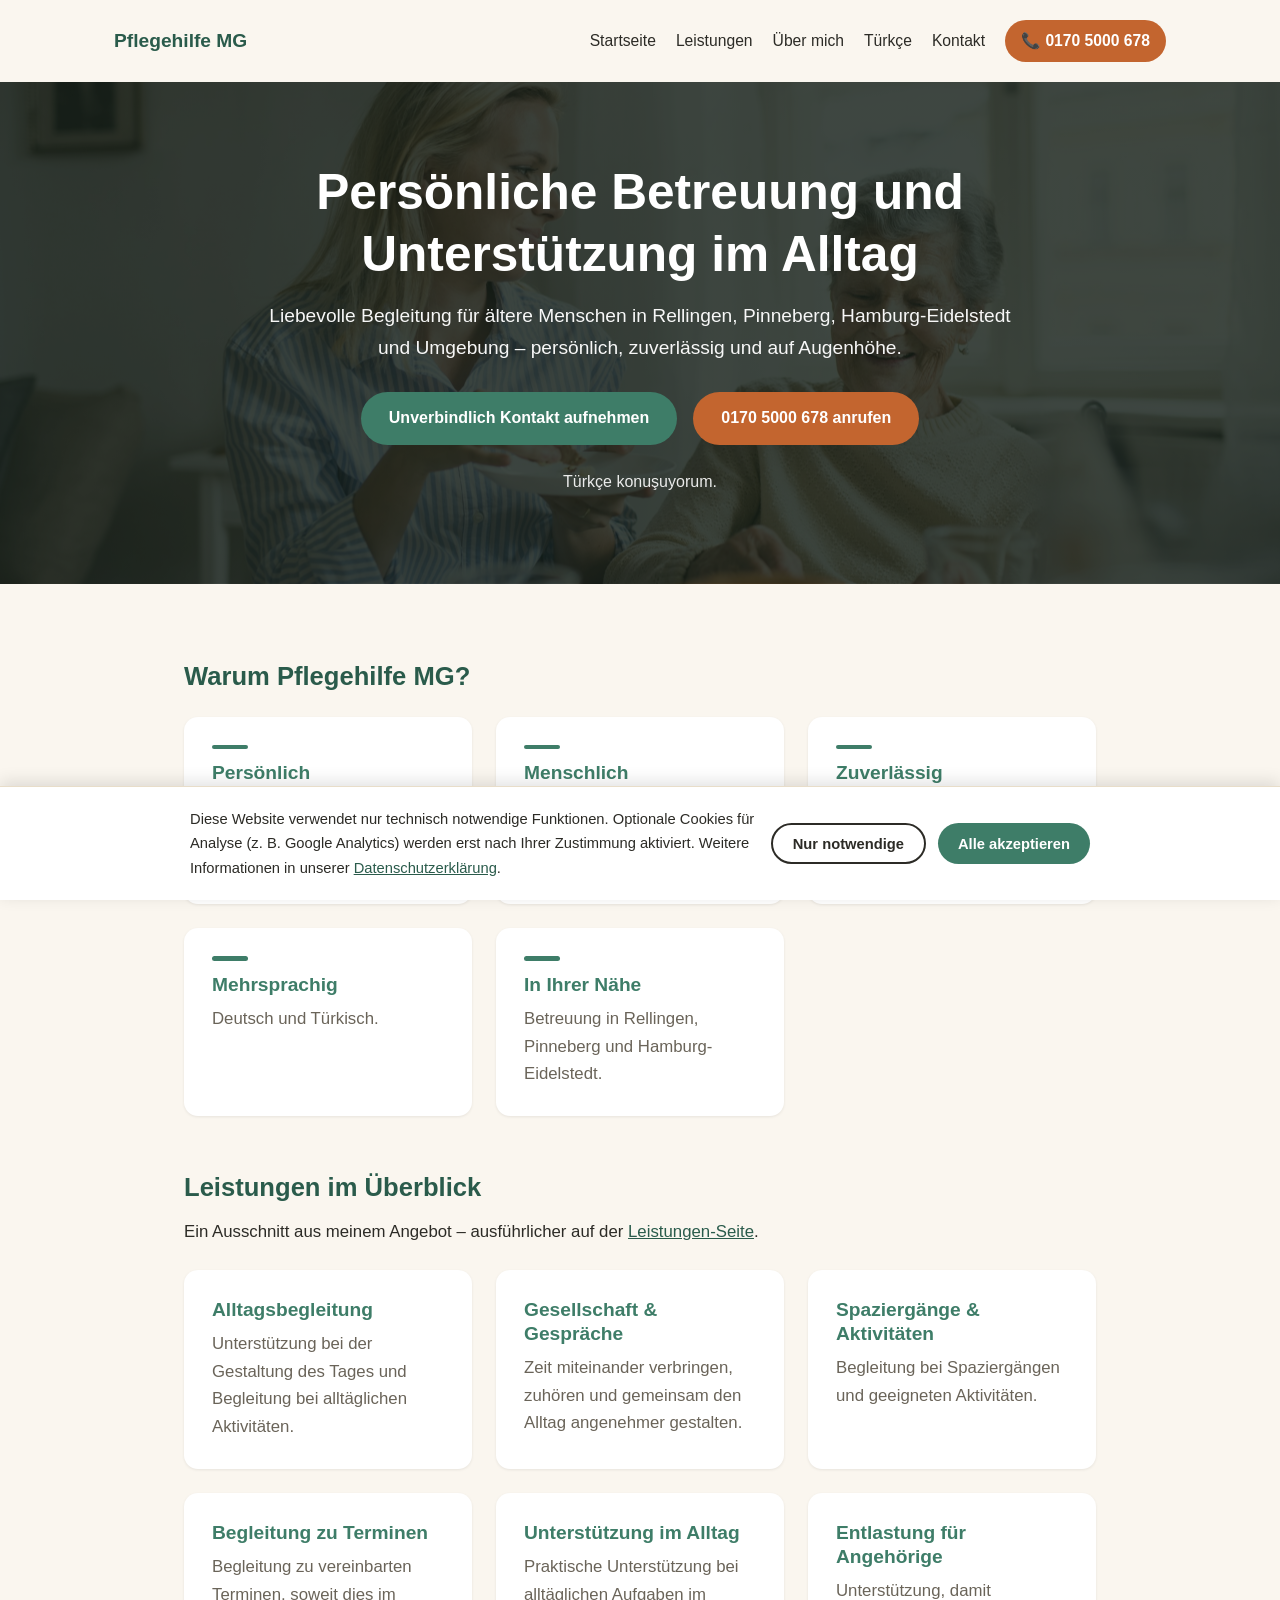
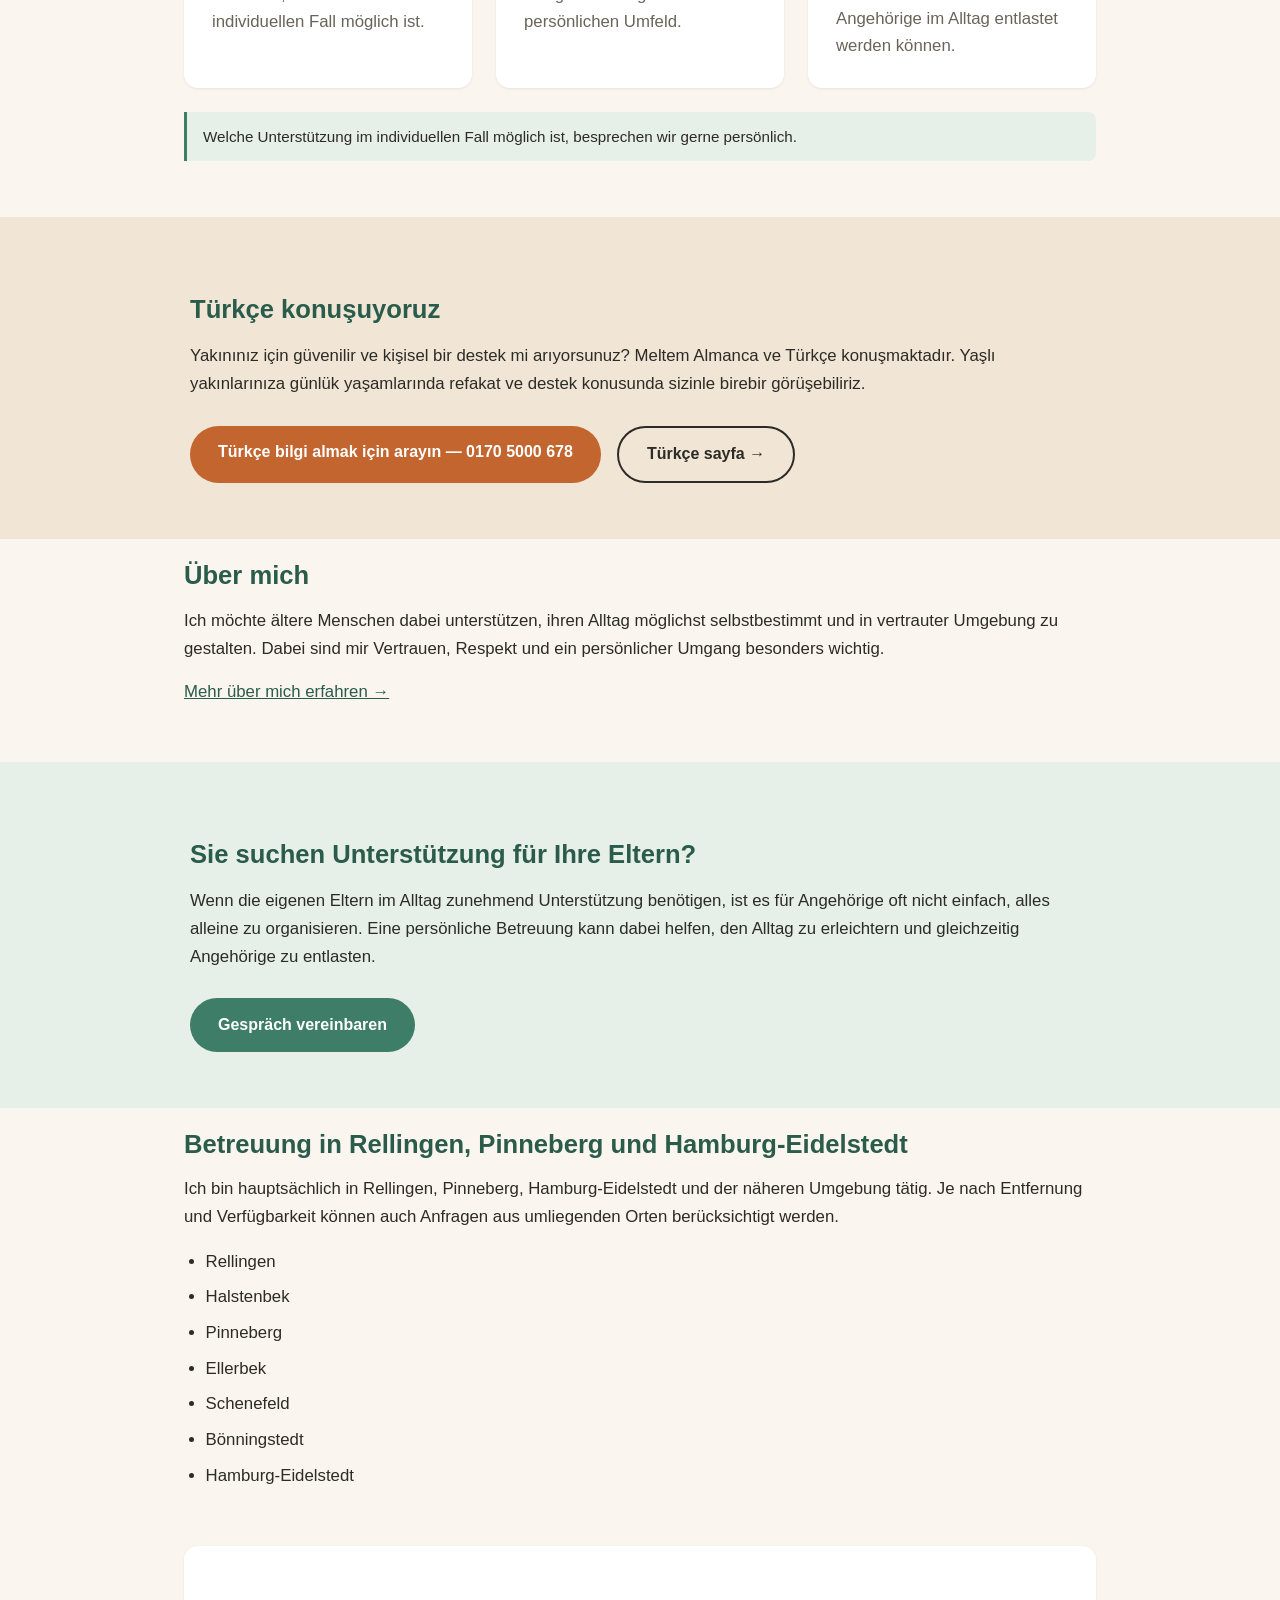
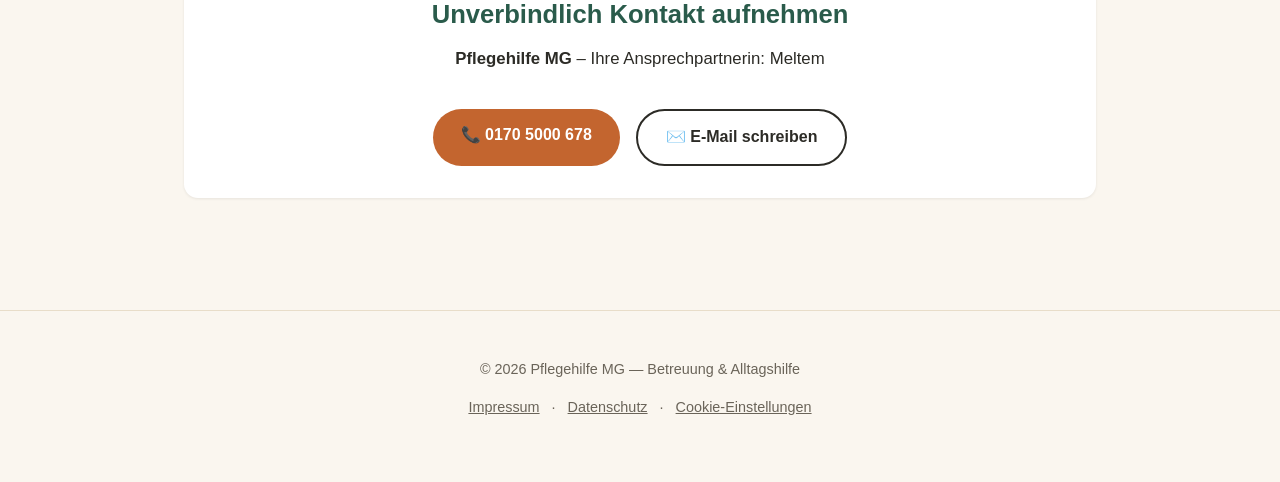
<file: index.html>
<!DOCTYPE html>
<html lang="de">
<head>
  <meta charset="UTF-8">
  <meta name="viewport" content="width=device-width, initial-scale=1.0">
  <title>Seniorenbetreuung & Alltagshilfe in Rellingen, Pinneberg & Hamburg | Pflegehilfe MG</title>
  <meta name="description" content="Persönliche Betreuung und Unterstützung im Alltag für ältere Menschen in Rellingen, Pinneberg, Hamburg-Eidelstedt und Umgebung. Deutsch und Türkisch. Jetzt unverbindlich Kontakt aufnehmen.">
  <link rel="canonical" href="https://pflegehilfe-mg.de/">
  <meta property="og:type" content="website">
  <meta property="og:locale" content="de_DE">
  <meta property="og:title" content="Seniorenbetreuung & Alltagshilfe in Rellingen, Pinneberg & Hamburg | Pflegehilfe MG">
  <meta property="og:description" content="Persönliche Betreuung und Unterstützung im Alltag für ältere Menschen in Rellingen, Pinneberg, Hamburg-Eidelstedt und Umgebung. Deutsch und Türkisch.">
  <meta property="og:url" content="https://pflegehilfe-mg.de/">
  <meta property="og:image" content="https://pflegehilfe-mg.de/assets/img/hero-background.jpg">
  <link rel="stylesheet" href="/assets/styles.css?v=2">
  <script type="application/ld+json">
  {
    "@context": "https://schema.org",
    "@type": "LocalBusiness",
    "name": "Pflegehilfe MG – Betreuung & Alltagshilfe",
    "description": "Persönliche Betreuung und Unterstützung im Alltag für ältere Menschen in Rellingen, Pinneberg, Hamburg-Eidelstedt und Umgebung. Deutsch und Türkisch.",
    "telephone": "+491705000678",
    "email": "info@pflegehilfe-mg.de",
    "areaServed": ["Rellingen", "Halstenbek", "Pinneberg", "Ellerbek", "Schenefeld", "Bönningstedt", "Hamburg-Eidelstedt"],
    "address": {
      "@type": "PostalAddress",
      "addressLocality": "Rellingen",
      "postalCode": "25462",
      "addressRegion": "Schleswig-Holstein",
      "addressCountry": "DE"
    },
    "url": "https://pflegehilfe-mg.de/",
    "image": "https://pflegehilfe-mg.de/assets/img/hero-background.jpg"
  }
  </script>
</head>
<body>
  <nav class="site-nav">
    <a class="brand" href="/">Pflegehilfe MG</a>
    <ul>
      <li><a href="/">Startseite</a></li>
      <li><a href="/leistungen/">Leistungen</a></li>
      <li><a href="/ueber-mich/">Über mich</a></li>
      <li><a href="/tuerkische-betreuung/">Türkçe</a></li>
      <li><a href="/kontakt/">Kontakt</a></li>
      <li><a class="nav-call" href="tel:+491705000678" data-gtm-event="phone_click">📞 0170 5000 678</a></li>
    </ul>
  </nav>

  <header class="hero" style="background-image: linear-gradient(rgba(20,30,24,0.55), rgba(20,30,24,0.55)), url('/assets/img/hero-background.jpg');">
    <div class="hero-inner">
      <h1>Persönliche Betreuung und Unterstützung im Alltag</h1>
      <p class="lead">Liebevolle Begleitung für ältere Menschen in Rellingen, Pinneberg, Hamburg-Eidelstedt und Umgebung &ndash; persönlich, zuverlässig und auf Augenhöhe.</p>
      <div class="cta-row">
        <a class="btn btn-primary" href="/kontakt/">Unverbindlich Kontakt aufnehmen</a>
        <a class="btn btn-call" href="tel:+491705000678" data-gtm-event="phone_click">0170 5000 678 anrufen</a>
      </div>
      <p class="tr-line">Türkçe konuşuyorum.</p>
    </div>
  </header>

  <main>
    <section class="section">
      <div class="section-intro">
        <h2>Warum Pflegehilfe MG?</h2>
      </div>
      <div class="grid">
        <div class="card why">
          <h3>Persönlich</h3>
          <p>Eine feste Ansprechpartnerin statt ständig wechselnder Betreuungspersonen.</p>
        </div>
        <div class="card why">
          <h3>Menschlich</h3>
          <p>Zeit für Gespräche, Gesellschaft und individuelle Bedürfnisse.</p>
        </div>
        <div class="card why">
          <h3>Zuverlässig</h3>
          <p>Individuell vereinbarte Betreuung und Unterstützung.</p>
        </div>
        <div class="card why">
          <h3>Mehrsprachig</h3>
          <p>Deutsch und Türkisch.</p>
        </div>
        <div class="card why">
          <h3>In Ihrer Nähe</h3>
          <p>Betreuung in Rellingen, Pinneberg und Hamburg-Eidelstedt.</p>
        </div>
      </div>
    </section>

    <section class="section">
      <div class="section-intro">
        <h2>Leistungen im Überblick</h2>
        <p>Ein Ausschnitt aus meinem Angebot &ndash; ausführlicher auf der <a href="/leistungen/">Leistungen-Seite</a>.</p>
      </div>
      <div class="grid">
        <div class="card">
          <h3>Alltagsbegleitung</h3>
          <p>Unterstützung bei der Gestaltung des Tages und Begleitung bei alltäglichen Aktivitäten.</p>
        </div>
        <div class="card">
          <h3>Gesellschaft &amp; Gespräche</h3>
          <p>Zeit miteinander verbringen, zuhören und gemeinsam den Alltag angenehmer gestalten.</p>
        </div>
        <div class="card">
          <h3>Spaziergänge &amp; Aktivitäten</h3>
          <p>Begleitung bei Spaziergängen und geeigneten Aktivitäten.</p>
        </div>
        <div class="card">
          <h3>Begleitung zu Terminen</h3>
          <p>Begleitung zu vereinbarten Terminen, soweit dies im individuellen Fall möglich ist.</p>
        </div>
        <div class="card">
          <h3>Unterstützung im Alltag</h3>
          <p>Praktische Unterstützung bei alltäglichen Aufgaben im persönlichen Umfeld.</p>
        </div>
        <div class="card">
          <h3>Entlastung für Angehörige</h3>
          <p>Unterstützung, damit Angehörige im Alltag entlastet werden können.</p>
        </div>
      </div>
      <p class="disclaimer">Welche Unterstützung im individuellen Fall möglich ist, besprechen wir gerne persönlich.</p>
    </section>

    <section class="band band-beige">
      <div class="band-inner">
        <h2>Türkçe konuşuyoruz</h2>
        <p lang="tr">Yakınınız için güvenilir ve kişisel bir destek mi arıyorsunuz? Meltem Almanca ve Türkçe konuşmaktadır. Yaşlı yakınlarınıza günlük yaşamlarında refakat ve destek konusunda sizinle birebir görüşebiliriz.</p>
        <div class="cta-row">
          <a class="btn btn-call" href="tel:+491705000678" data-gtm-event="phone_click">Türkçe bilgi almak için arayın &mdash; 0170 5000 678</a>
          <a class="btn btn-outline" href="/tuerkische-betreuung/">Türkçe sayfa &rarr;</a>
        </div>
      </div>
    </section>

    <section class="section">
      <h2>Über mich</h2>
      <p>Ich möchte ältere Menschen dabei unterstützen, ihren Alltag möglichst selbstbestimmt und in vertrauter Umgebung zu gestalten. Dabei sind mir Vertrauen, Respekt und ein persönlicher Umgang besonders wichtig.</p>
      <p><a href="/ueber-mich/">Mehr über mich erfahren &rarr;</a></p>
    </section>

    <section class="band band-accent">
      <div class="band-inner">
        <h2>Sie suchen Unterstützung für Ihre Eltern?</h2>
        <p>Wenn die eigenen Eltern im Alltag zunehmend Unterstützung benötigen, ist es für Angehörige oft nicht einfach, alles alleine zu organisieren. Eine persönliche Betreuung kann dabei helfen, den Alltag zu erleichtern und gleichzeitig Angehörige zu entlasten.</p>
        <div class="cta-row">
          <a class="btn btn-primary" href="/kontakt/">Gespräch vereinbaren</a>
        </div>
      </div>
    </section>

    <section class="section">
      <h2>Betreuung in Rellingen, Pinneberg und Hamburg-Eidelstedt</h2>
      <p>Ich bin hauptsächlich in Rellingen, Pinneberg, Hamburg-Eidelstedt und der näheren Umgebung tätig. Je nach Entfernung und Verfügbarkeit können auch Anfragen aus umliegenden Orten berücksichtigt werden.</p>
      <ul>
        <li>Rellingen</li>
        <li>Halstenbek</li>
        <li>Pinneberg</li>
        <li>Ellerbek</li>
        <li>Schenefeld</li>
        <li>Bönningstedt</li>
        <li>Hamburg-Eidelstedt</li>
      </ul>
    </section>

    <section class="section">
      <div class="contact-box">
        <h2>Unverbindlich Kontakt aufnehmen</h2>
        <p><strong>Pflegehilfe MG</strong> &ndash; Ihre Ansprechpartnerin: Meltem</p>
        <div class="cta-row" style="justify-content:center;">
          <a class="btn btn-call" href="tel:+491705000678" data-gtm-event="phone_click">📞 0170 5000 678</a>
          <a class="btn btn-outline" href="mailto:info@pflegehilfe-mg.de" data-gtm-event="email_click">✉️ E-Mail schreiben</a>
        </div>
      </div>
    </section>
  </main>

  <footer class="site-footer">
    <p>&copy; 2026 Pflegehilfe MG &mdash; Betreuung &amp; Alltagshilfe</p>
    <p><a href="/impressum/">Impressum</a> &middot; <a href="/datenschutz/">Datenschutz</a> &middot; <button type="button" class="link-button" id="cookie-settings-link">Cookie-Einstellungen</button></p>
  </footer>

  <a class="sticky-call" href="tel:+491705000678" data-gtm-event="phone_click">📞 Jetzt anrufen</a>

  <div id="cookie-banner" class="cookie-banner" hidden>
    <div class="cookie-banner-inner">
      <p>Diese Website verwendet nur technisch notwendige Funktionen. Optionale Cookies für Analyse (z. B. Google Analytics) werden erst nach Ihrer Zustimmung aktiviert. Weitere Informationen in unserer <a href="/datenschutz/">Datenschutzerklärung</a>.</p>
      <div class="cookie-banner-actions">
        <button type="button" class="btn btn-outline" data-consent="reject">Nur notwendige</button>
        <button type="button" class="btn btn-primary" data-consent="accept">Alle akzeptieren</button>
      </div>
    </div>
  </div>
  <script src="/assets/consent.js?v=2" defer></script>
</body>
</html>
</file>
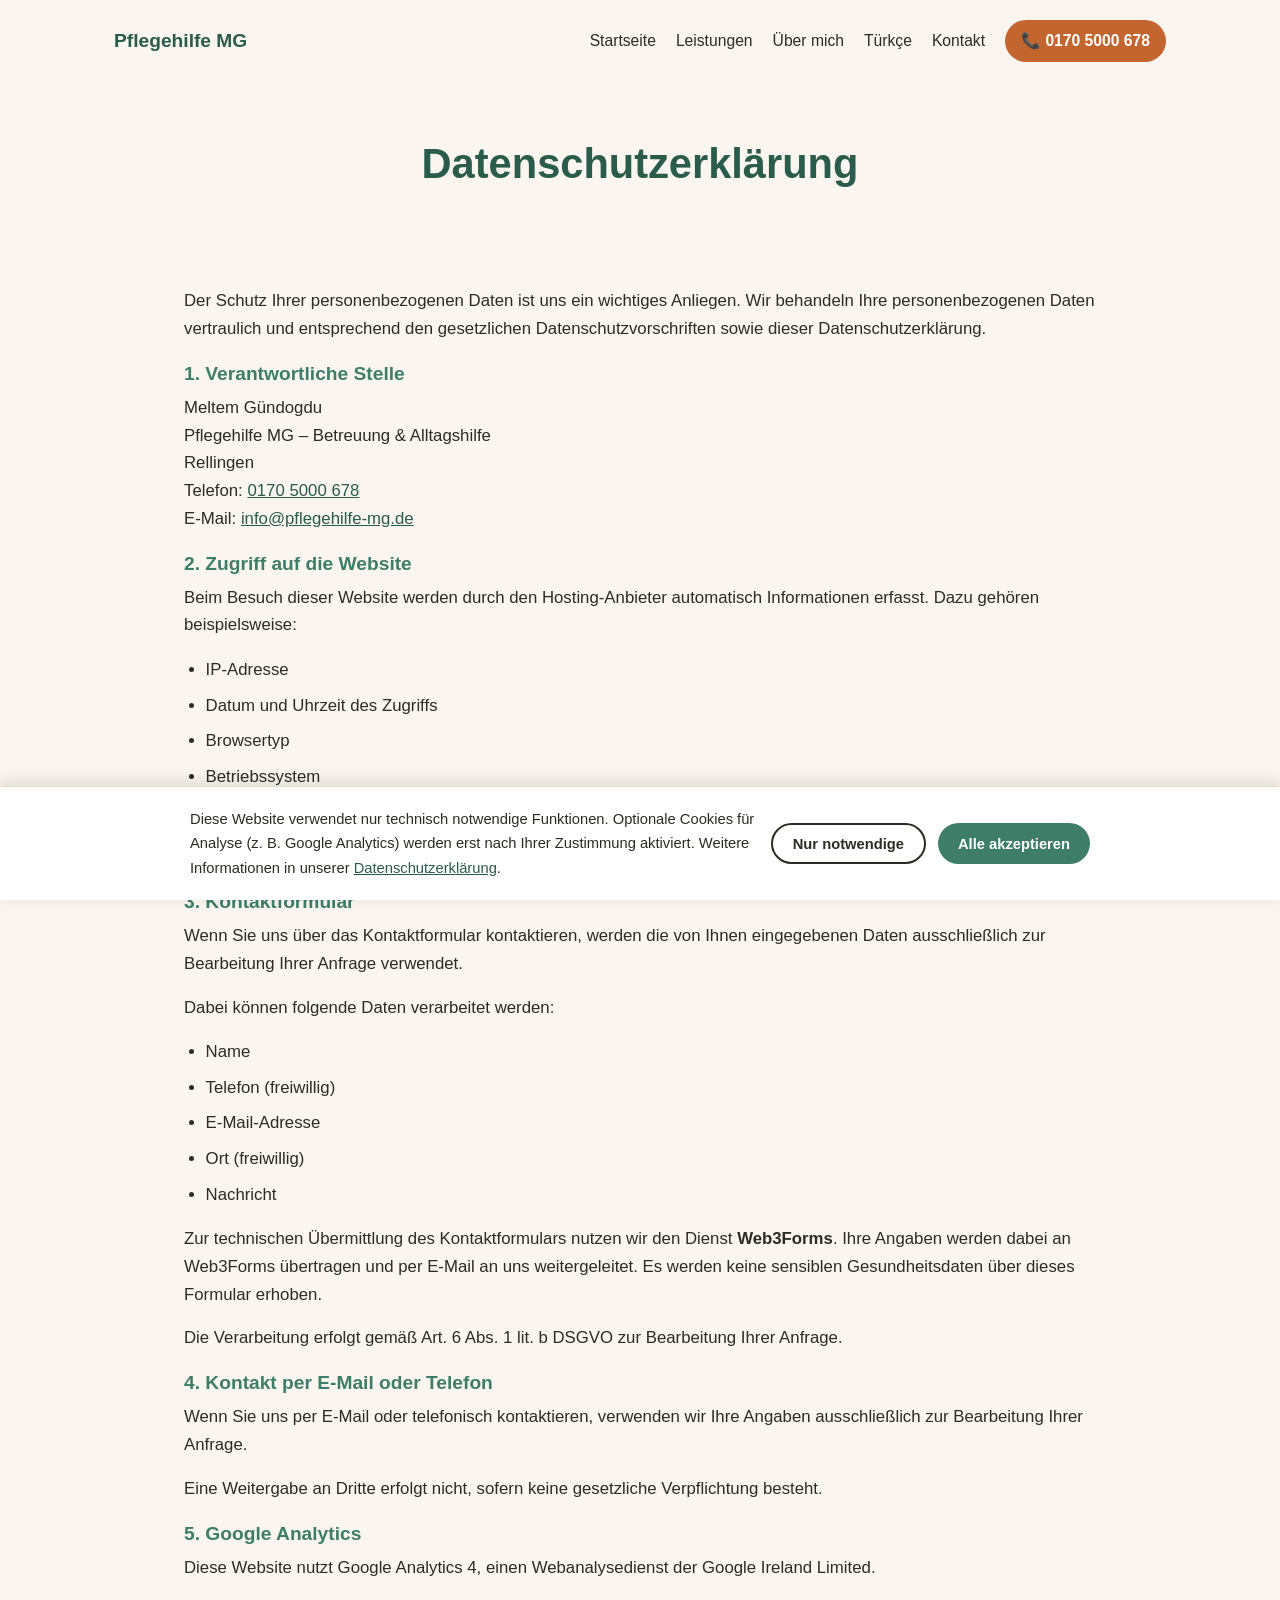
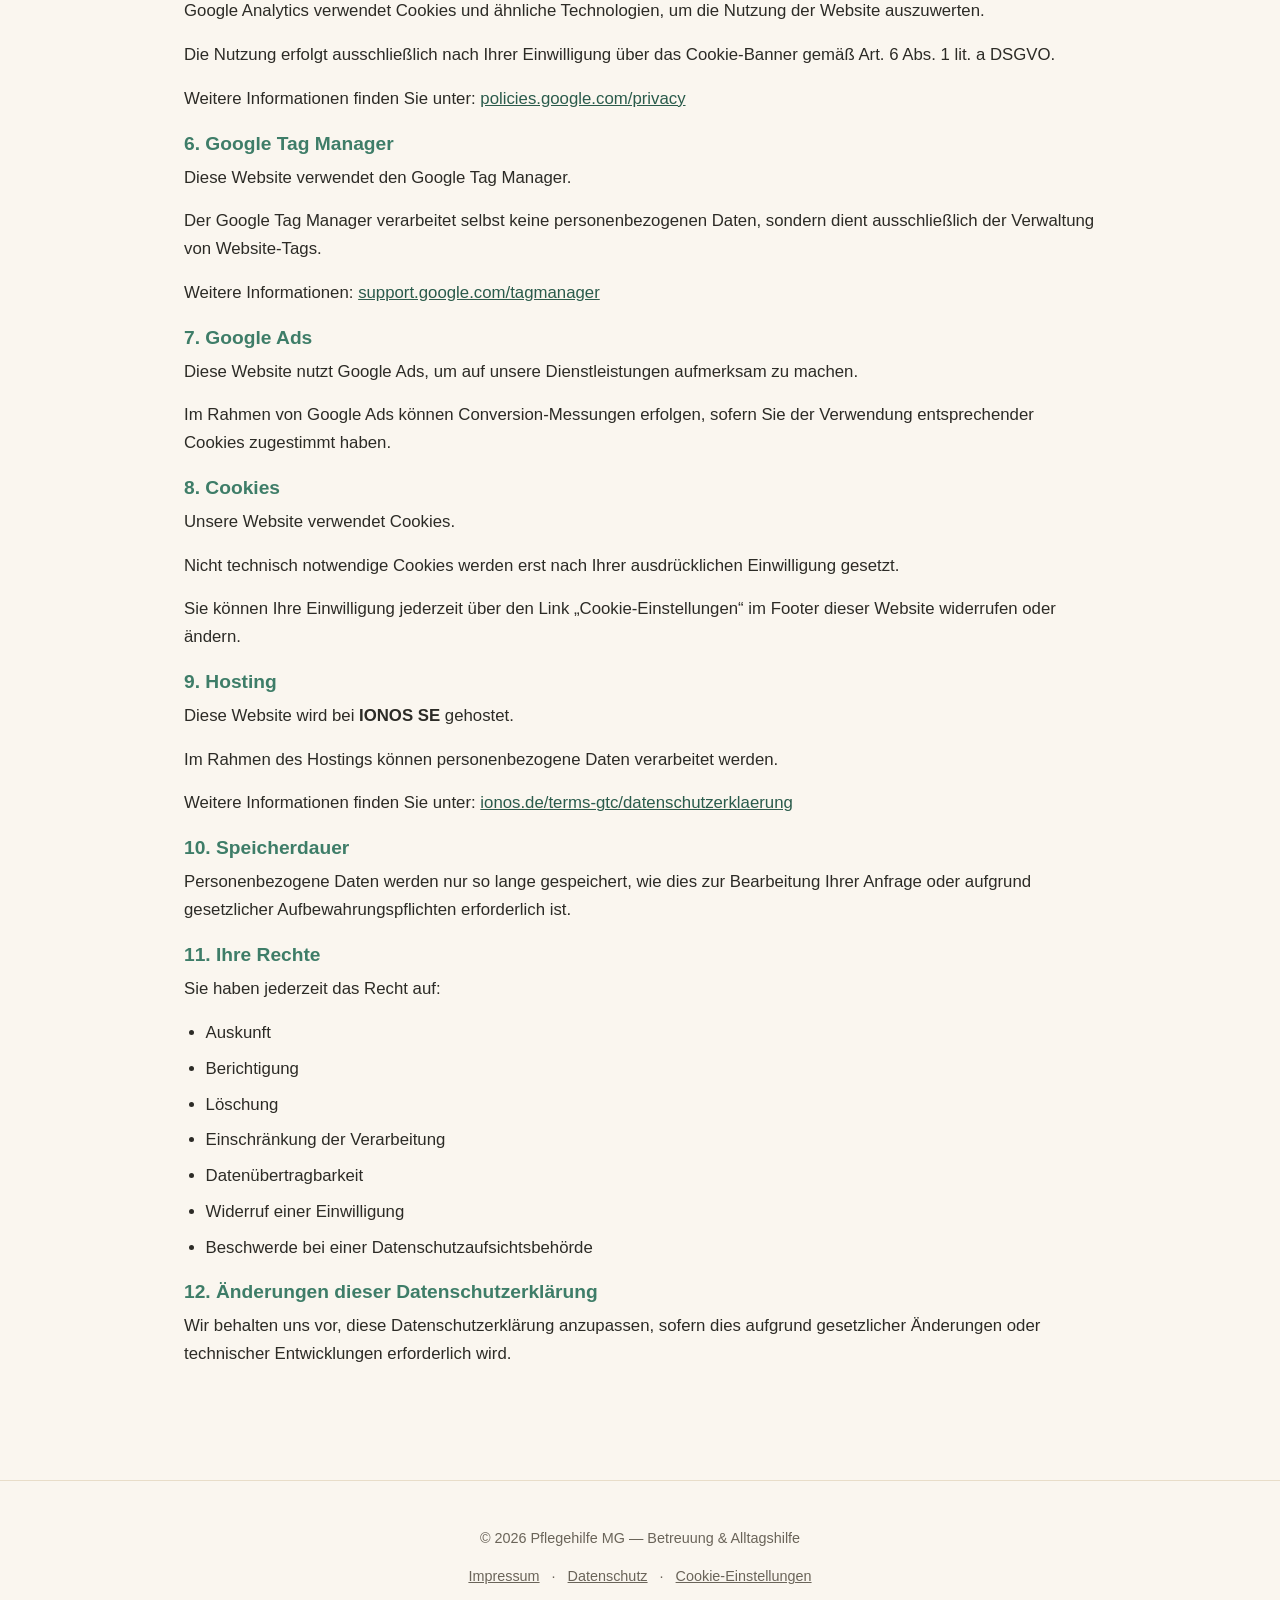
<file: datenschutz/index.html>
<!DOCTYPE html>
<html lang="de">
<head>
  <meta charset="UTF-8">
  <meta name="viewport" content="width=device-width, initial-scale=1.0">
  <title>Datenschutzerklärung</title>
  <link rel="canonical" href="https://pflegehilfe-mg.de/datenschutz/">
  <link rel="stylesheet" href="/assets/styles.css?v=2">
</head>
<body>
  <nav class="site-nav">
    <a class="brand" href="/">Pflegehilfe MG</a>
    <ul>
      <li><a href="/">Startseite</a></li>
      <li><a href="/leistungen/">Leistungen</a></li>
      <li><a href="/ueber-mich/">Über mich</a></li>
      <li><a href="/tuerkische-betreuung/">Türkçe</a></li>
      <li><a href="/kontakt/">Kontakt</a></li>
      <li><a class="nav-call" href="tel:+491705000678" data-gtm-event="phone_click">📞 0170 5000 678</a></li>
    </ul>
  </nav>

  <header class="simple">
    <h1>Datenschutzerklärung</h1>
  </header>

  <main>
    <section class="section">
      <p>Der Schutz Ihrer personenbezogenen Daten ist uns ein wichtiges Anliegen. Wir behandeln Ihre personenbezogenen Daten vertraulich und entsprechend den gesetzlichen Datenschutzvorschriften sowie dieser Datenschutzerklärung.</p>

      <h3>1. Verantwortliche Stelle</h3>
      <p>Meltem Gündogdu<br>
      Pflegehilfe MG &ndash; Betreuung &amp; Alltagshilfe<br>
      Rellingen<br>
      Telefon: <a href="tel:+491705000678">0170 5000 678</a><br>
      E-Mail: <a href="mailto:info@pflegehilfe-mg.de">info@pflegehilfe-mg.de</a></p>

      <h3>2. Zugriff auf die Website</h3>
      <p>Beim Besuch dieser Website werden durch den Hosting-Anbieter automatisch Informationen erfasst. Dazu gehören beispielsweise:</p>
      <ul>
        <li>IP-Adresse</li>
        <li>Datum und Uhrzeit des Zugriffs</li>
        <li>Browsertyp</li>
        <li>Betriebssystem</li>
        <li>aufgerufene Seiten</li>
      </ul>
      <p>Diese Daten dienen ausschließlich der technischen Bereitstellung und Sicherheit der Website.</p>

      <h3>3. Kontaktformular</h3>
      <p>Wenn Sie uns über das Kontaktformular kontaktieren, werden die von Ihnen eingegebenen Daten ausschließlich zur Bearbeitung Ihrer Anfrage verwendet.</p>
      <p>Dabei können folgende Daten verarbeitet werden:</p>
      <ul>
        <li>Name</li>
        <li>Telefon (freiwillig)</li>
        <li>E-Mail-Adresse</li>
        <li>Ort (freiwillig)</li>
        <li>Nachricht</li>
      </ul>
      <p>Zur technischen Übermittlung des Kontaktformulars nutzen wir den Dienst <strong>Web3Forms</strong>. Ihre Angaben werden dabei an Web3Forms übertragen und per E-Mail an uns weitergeleitet. Es werden keine sensiblen Gesundheitsdaten über dieses Formular erhoben.</p>
      <p>Die Verarbeitung erfolgt gemäß Art. 6 Abs. 1 lit. b DSGVO zur Bearbeitung Ihrer Anfrage.</p>

      <h3>4. Kontakt per E-Mail oder Telefon</h3>
      <p>Wenn Sie uns per E-Mail oder telefonisch kontaktieren, verwenden wir Ihre Angaben ausschließlich zur Bearbeitung Ihrer Anfrage.</p>
      <p>Eine Weitergabe an Dritte erfolgt nicht, sofern keine gesetzliche Verpflichtung besteht.</p>

      <h3>5. Google Analytics</h3>
      <p>Diese Website nutzt Google Analytics 4, einen Webanalysedienst der Google Ireland Limited.</p>
      <p>Google Analytics verwendet Cookies und ähnliche Technologien, um die Nutzung der Website auszuwerten.</p>
      <p>Die Nutzung erfolgt ausschließlich nach Ihrer Einwilligung über das Cookie-Banner gemäß Art. 6 Abs. 1 lit. a DSGVO.</p>
      <p>Weitere Informationen finden Sie unter: <a href="https://policies.google.com/privacy" target="_blank" rel="noopener">policies.google.com/privacy</a></p>

      <h3>6. Google Tag Manager</h3>
      <p>Diese Website verwendet den Google Tag Manager.</p>
      <p>Der Google Tag Manager verarbeitet selbst keine personenbezogenen Daten, sondern dient ausschließlich der Verwaltung von Website-Tags.</p>
      <p>Weitere Informationen: <a href="https://support.google.com/tagmanager" target="_blank" rel="noopener">support.google.com/tagmanager</a></p>

      <h3>7. Google Ads</h3>
      <p>Diese Website nutzt Google Ads, um auf unsere Dienstleistungen aufmerksam zu machen.</p>
      <p>Im Rahmen von Google Ads können Conversion-Messungen erfolgen, sofern Sie der Verwendung entsprechender Cookies zugestimmt haben.</p>

      <h3>8. Cookies</h3>
      <p>Unsere Website verwendet Cookies.</p>
      <p>Nicht technisch notwendige Cookies werden erst nach Ihrer ausdrücklichen Einwilligung gesetzt.</p>
      <p>Sie können Ihre Einwilligung jederzeit über den Link &bdquo;Cookie-Einstellungen&ldquo; im Footer dieser Website widerrufen oder ändern.</p>

      <h3>9. Hosting</h3>
      <p>Diese Website wird bei <strong>IONOS SE</strong> gehostet.</p>
      <p>Im Rahmen des Hostings können personenbezogene Daten verarbeitet werden.</p>
      <p>Weitere Informationen finden Sie unter: <a href="https://www.ionos.de/terms-gtc/datenschutzerklaerung/" target="_blank" rel="noopener">ionos.de/terms-gtc/datenschutzerklaerung</a></p>

      <h3>10. Speicherdauer</h3>
      <p>Personenbezogene Daten werden nur so lange gespeichert, wie dies zur Bearbeitung Ihrer Anfrage oder aufgrund gesetzlicher Aufbewahrungspflichten erforderlich ist.</p>

      <h3>11. Ihre Rechte</h3>
      <p>Sie haben jederzeit das Recht auf:</p>
      <ul>
        <li>Auskunft</li>
        <li>Berichtigung</li>
        <li>Löschung</li>
        <li>Einschränkung der Verarbeitung</li>
        <li>Datenübertragbarkeit</li>
        <li>Widerruf einer Einwilligung</li>
        <li>Beschwerde bei einer Datenschutzaufsichtsbehörde</li>
      </ul>

      <h3>12. Änderungen dieser Datenschutzerklärung</h3>
      <p>Wir behalten uns vor, diese Datenschutzerklärung anzupassen, sofern dies aufgrund gesetzlicher Änderungen oder technischer Entwicklungen erforderlich wird.</p>
    </section>
  </main>

  <footer class="site-footer">
    <p>&copy; 2026 Pflegehilfe MG &mdash; Betreuung &amp; Alltagshilfe</p>
    <p><a href="/impressum/">Impressum</a> &middot; <a href="/datenschutz/">Datenschutz</a> &middot; <button type="button" class="link-button" id="cookie-settings-link">Cookie-Einstellungen</button></p>
  </footer>

  <a class="sticky-call" href="tel:+491705000678" data-gtm-event="phone_click">📞 Jetzt anrufen</a>

  <div id="cookie-banner" class="cookie-banner" hidden>
    <div class="cookie-banner-inner">
      <p>Diese Website verwendet nur technisch notwendige Funktionen. Optionale Cookies für Analyse (z. B. Google Analytics) werden erst nach Ihrer Zustimmung aktiviert. Weitere Informationen in unserer <a href="/datenschutz/">Datenschutzerklärung</a>.</p>
      <div class="cookie-banner-actions">
        <button type="button" class="btn btn-outline" data-consent="reject">Nur notwendige</button>
        <button type="button" class="btn btn-primary" data-consent="accept">Alle akzeptieren</button>
      </div>
    </div>
  </div>
  <script src="/assets/consent.js?v=2" defer></script>
</body>
</html>
</file>
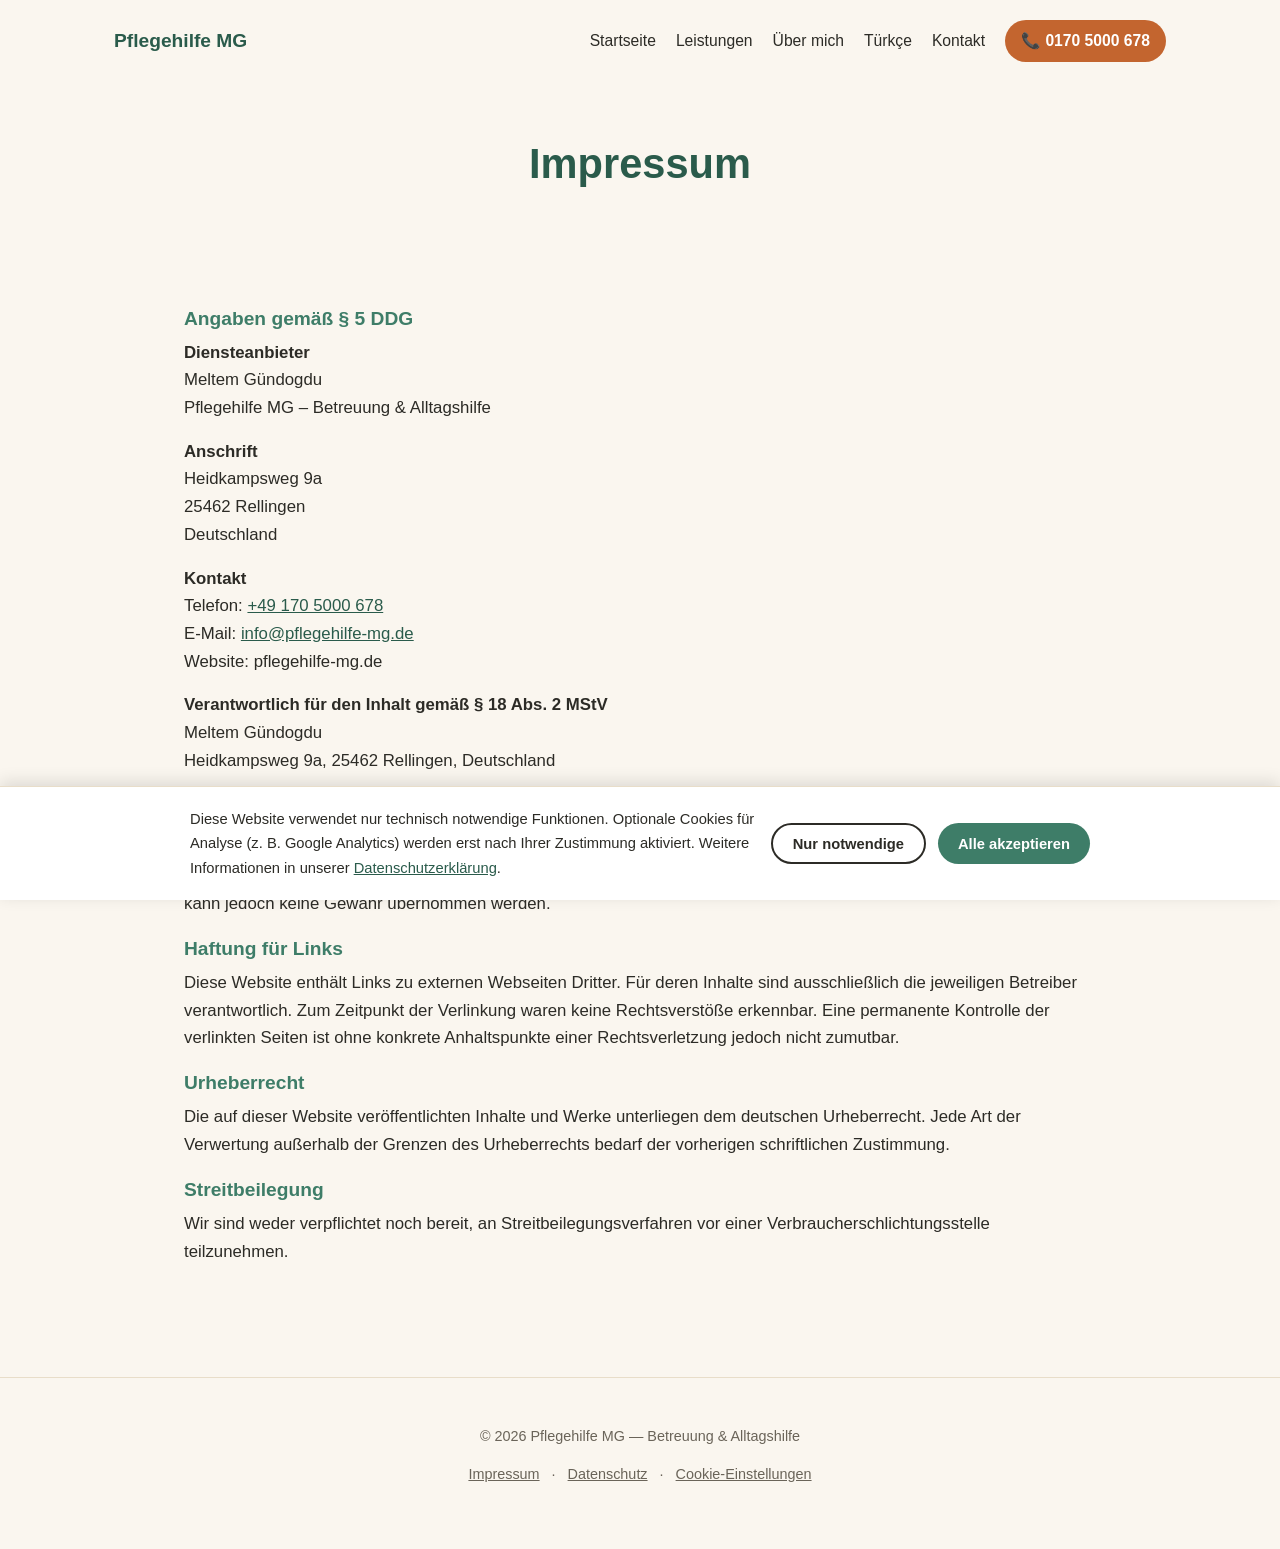
<file: impressum/index.html>
<!DOCTYPE html>
<html lang="de">
<head>
  <meta charset="UTF-8">
  <meta name="viewport" content="width=device-width, initial-scale=1.0">
  <title>Impressum</title>
  <link rel="stylesheet" href="/assets/styles.css?v=2">
</head>
<body>
  <nav class="site-nav">
    <a class="brand" href="/">Pflegehilfe MG</a>
    <ul>
      <li><a href="/">Startseite</a></li>
      <li><a href="/leistungen/">Leistungen</a></li>
      <li><a href="/ueber-mich/">Über mich</a></li>
      <li><a href="/tuerkische-betreuung/">Türkçe</a></li>
      <li><a href="/kontakt/">Kontakt</a></li>
      <li><a class="nav-call" href="tel:+491705000678" data-gtm-event="phone_click">📞 0170 5000 678</a></li>
    </ul>
  </nav>

  <header class="simple">
    <h1>Impressum</h1>
  </header>

  <main>
    <section class="section">
      <h3>Angaben gemäß § 5 DDG</h3>
      <p><strong>Diensteanbieter</strong><br>Meltem Gündogdu<br>Pflegehilfe MG &ndash; Betreuung &amp; Alltagshilfe</p>
      <p><strong>Anschrift</strong><br>
      Heidkampsweg 9a<br>
      25462 Rellingen<br>
      Deutschland</p>
      <p><strong>Kontakt</strong><br>
      Telefon: <a href="tel:+491705000678">+49 170 5000 678</a><br>
      E-Mail: <a href="mailto:info@pflegehilfe-mg.de">info@pflegehilfe-mg.de</a><br>
      Website: pflegehilfe-mg.de</p>
      <p><strong>Verantwortlich für den Inhalt gemäß § 18 Abs. 2 MStV</strong><br>
      Meltem Gündogdu<br>
      Heidkampsweg 9a, 25462 Rellingen, Deutschland</p>
    </section>

    <section class="section">
      <h3>Haftung für Inhalte</h3>
      <p>Die Inhalte dieser Website wurden mit größter Sorgfalt erstellt. Für die Richtigkeit, Vollständigkeit und Aktualität der Inhalte kann jedoch keine Gewähr übernommen werden.</p>

      <h3>Haftung für Links</h3>
      <p>Diese Website enthält Links zu externen Webseiten Dritter. Für deren Inhalte sind ausschließlich die jeweiligen Betreiber verantwortlich. Zum Zeitpunkt der Verlinkung waren keine Rechtsverstöße erkennbar. Eine permanente Kontrolle der verlinkten Seiten ist ohne konkrete Anhaltspunkte einer Rechtsverletzung jedoch nicht zumutbar.</p>

      <h3>Urheberrecht</h3>
      <p>Die auf dieser Website veröffentlichten Inhalte und Werke unterliegen dem deutschen Urheberrecht. Jede Art der Verwertung außerhalb der Grenzen des Urheberrechts bedarf der vorherigen schriftlichen Zustimmung.</p>

      <h3>Streitbeilegung</h3>
      <p>Wir sind weder verpflichtet noch bereit, an Streitbeilegungsverfahren vor einer Verbraucherschlichtungsstelle teilzunehmen.</p>
    </section>
  </main>

  <footer class="site-footer">
    <p>&copy; 2026 Pflegehilfe MG &mdash; Betreuung &amp; Alltagshilfe</p>
    <p><a href="/impressum/">Impressum</a> &middot; <a href="/datenschutz/">Datenschutz</a> &middot; <button type="button" class="link-button" id="cookie-settings-link">Cookie-Einstellungen</button></p>
  </footer>

  <a class="sticky-call" href="tel:+491705000678" data-gtm-event="phone_click">📞 Jetzt anrufen</a>

  <div id="cookie-banner" class="cookie-banner" hidden>
    <div class="cookie-banner-inner">
      <p>Diese Website verwendet nur technisch notwendige Funktionen. Optionale Cookies für Analyse (z. B. Google Analytics) werden erst nach Ihrer Zustimmung aktiviert. Weitere Informationen in unserer <a href="/datenschutz/">Datenschutzerklärung</a>.</p>
      <div class="cookie-banner-actions">
        <button type="button" class="btn btn-outline" data-consent="reject">Nur notwendige</button>
        <button type="button" class="btn btn-primary" data-consent="accept">Alle akzeptieren</button>
      </div>
    </div>
  </div>
  <script src="/assets/consent.js?v=2" defer></script>
</body>
</html>
</file>
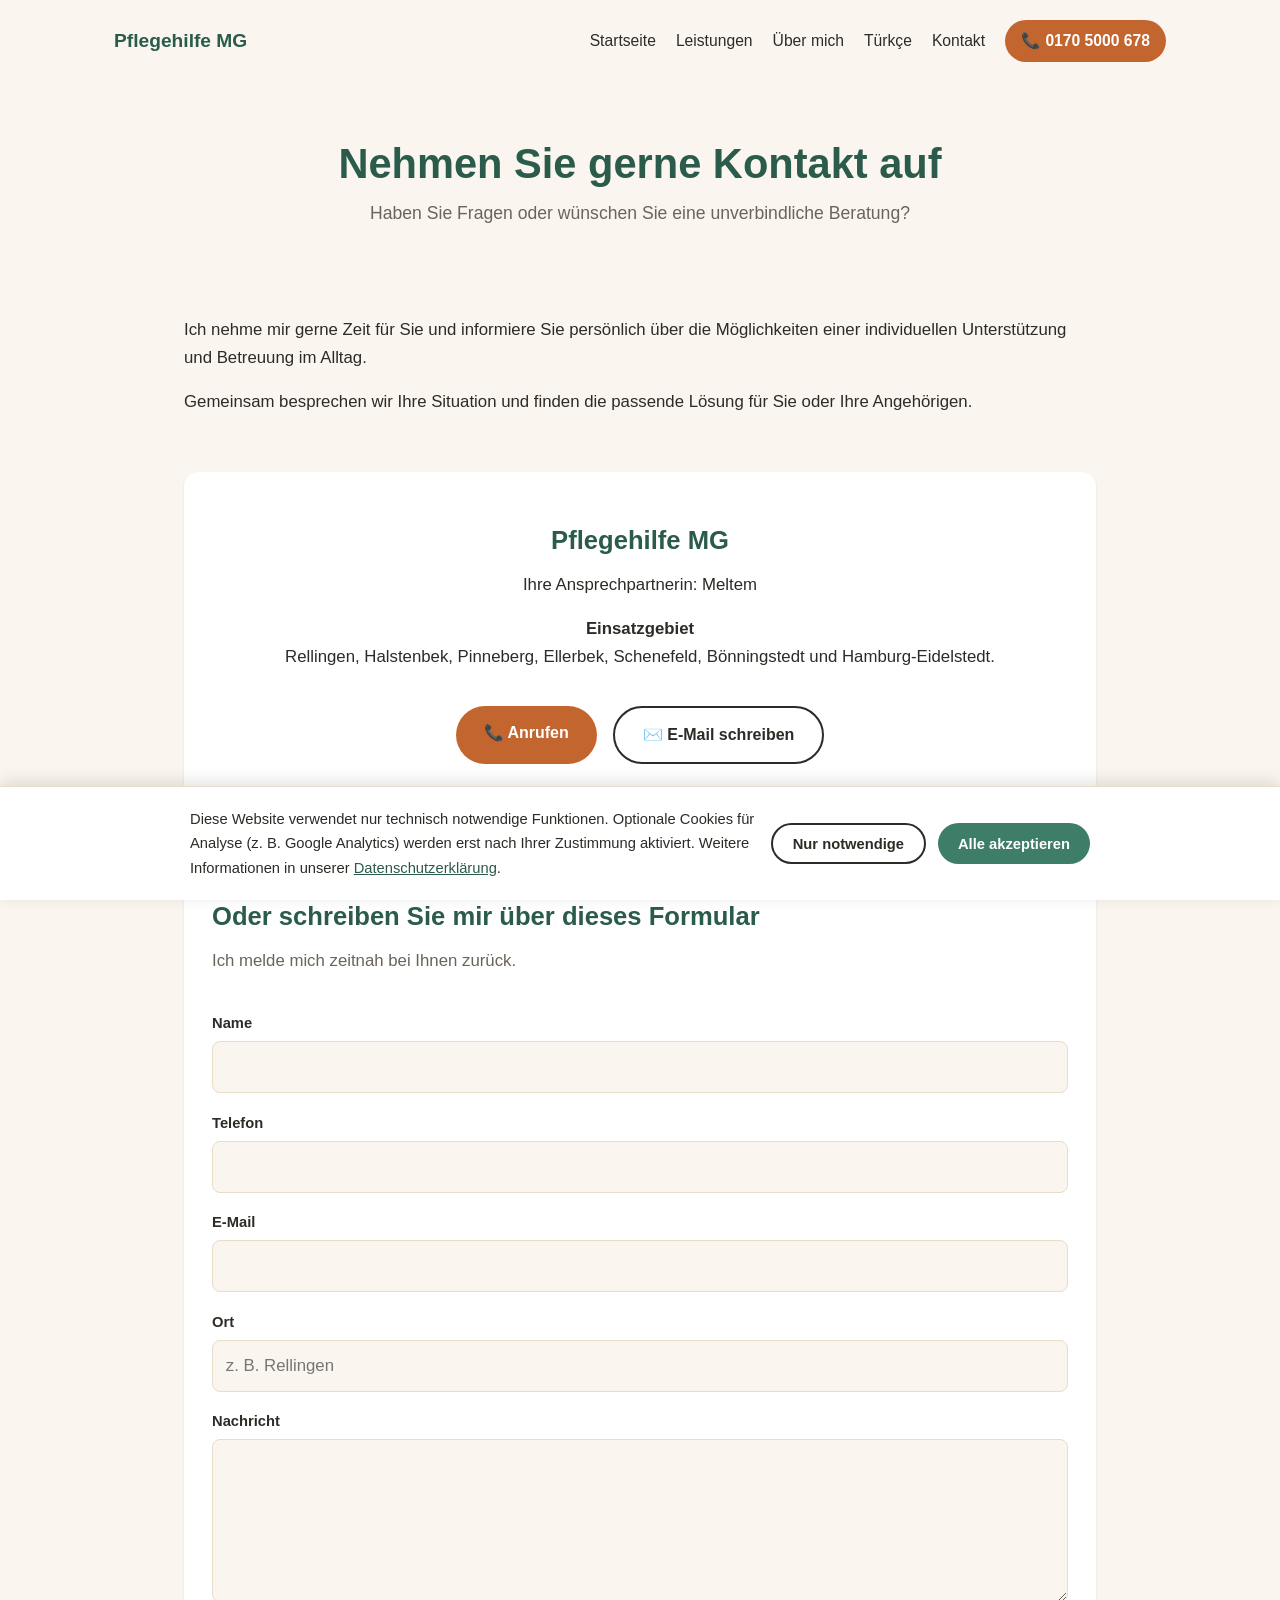
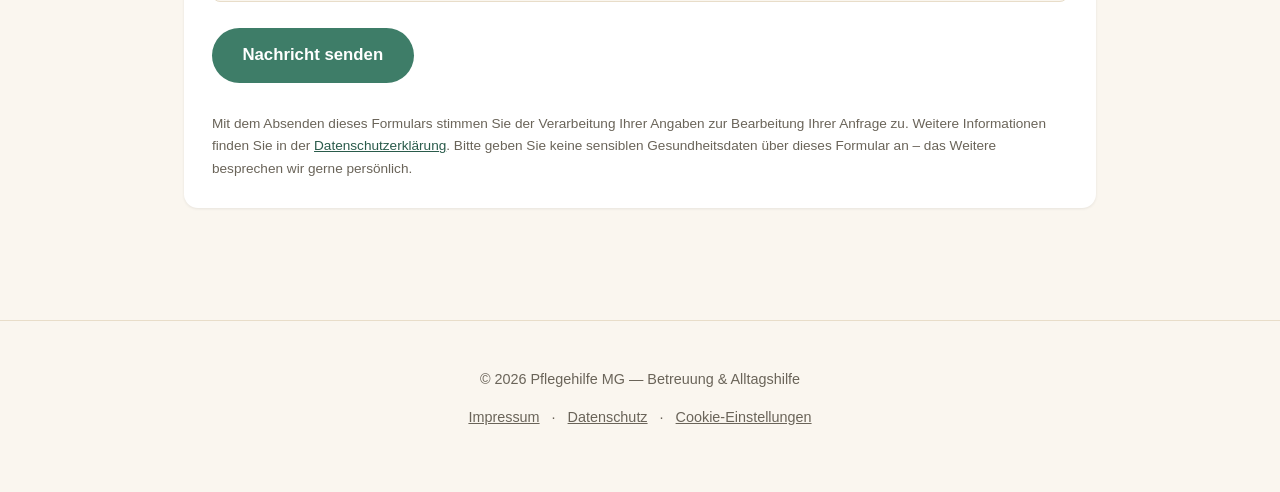
<file: kontakt/index.html>
<!DOCTYPE html>
<html lang="de">
<head>
  <meta charset="UTF-8">
  <meta name="viewport" content="width=device-width, initial-scale=1.0">
  <title>Kontakt | Pflegehilfe MG – Betreuung & Alltagshilfe in Rellingen, Pinneberg & Hamburg</title>
  <meta name="description" content="Nehmen Sie unverbindlich Kontakt zu Pflegehilfe MG auf – persönliche Betreuung und Alltagsbegleitung in Rellingen, Pinneberg, Hamburg-Eidelstedt und Umgebung, auf Deutsch und Türkisch.">
  <link rel="canonical" href="https://pflegehilfe-mg.de/kontakt/">
  <link rel="stylesheet" href="/assets/styles.css?v=2">
</head>
<body>
  <nav class="site-nav">
    <a class="brand" href="/">Pflegehilfe MG</a>
    <ul>
      <li><a href="/">Startseite</a></li>
      <li><a href="/leistungen/">Leistungen</a></li>
      <li><a href="/ueber-mich/">Über mich</a></li>
      <li><a href="/tuerkische-betreuung/">Türkçe</a></li>
      <li><a href="/kontakt/">Kontakt</a></li>
      <li><a class="nav-call" href="tel:+491705000678" data-gtm-event="phone_click">📞 0170 5000 678</a></li>
    </ul>
  </nav>

  <header class="simple">
    <h1>Nehmen Sie gerne Kontakt auf</h1>
    <p>Haben Sie Fragen oder wünschen Sie eine unverbindliche Beratung?</p>
  </header>

  <main>
    <section class="section">
      <p>Ich nehme mir gerne Zeit für Sie und informiere Sie persönlich über die Möglichkeiten einer individuellen Unterstützung und Betreuung im Alltag.</p>
      <p>Gemeinsam besprechen wir Ihre Situation und finden die passende Lösung für Sie oder Ihre Angehörigen.</p>
    </section>

    <section class="section">
      <div class="contact-box">
        <h2>Pflegehilfe MG</h2>
        <p>Ihre Ansprechpartnerin: Meltem</p>
        <p><strong>Einsatzgebiet</strong><br>
        Rellingen, Halstenbek, Pinneberg, Ellerbek, Schenefeld, Bönningstedt und Hamburg-Eidelstedt.</p>
        <div class="cta-row" style="justify-content:center;">
          <a class="btn btn-call" href="tel:+491705000678" data-gtm-event="phone_click">📞 Anrufen</a>
          <a class="btn btn-outline" href="mailto:info@pflegehilfe-mg.de" data-gtm-event="email_click">✉️ E-Mail schreiben</a>
        </div>
      </div>
    </section>

    <section class="section">
      <div class="card">
        <h2>Oder schreiben Sie mir über dieses Formular</h2>
        <p>Ich melde mich zeitnah bei Ihnen zurück.</p>

        <form id="contact-form" class="contact-form">
          <!-- Web3Forms access key -->
          <input type="hidden" name="access_key" value="909bfd08-eb7e-4a5f-be61-6edbcb801291">
          <input type="hidden" name="subject" value="Neue Kontaktanfrage von pflegehilfe-mg.de">
          <input type="hidden" name="from_name" value="Kontaktformular pflegehilfe-mg.de">
          <!-- honeypot: bots tend to fill every field; leave this empty and hidden from real users -->
          <input type="checkbox" name="botcheck" class="hp-field" tabindex="-1" autocomplete="off">

          <label for="cf-name">Name</label>
          <input id="cf-name" type="text" name="name" required autocomplete="name">

          <label for="cf-phone">Telefon</label>
          <input id="cf-phone" type="tel" name="phone" autocomplete="tel">

          <label for="cf-email">E-Mail</label>
          <input id="cf-email" type="email" name="email" required autocomplete="email">

          <label for="cf-ort">Ort</label>
          <input id="cf-ort" type="text" name="ort" autocomplete="address-level2" placeholder="z. B. Rellingen">

          <label for="cf-message">Nachricht</label>
          <textarea id="cf-message" name="message" rows="5" required></textarea>

          <button type="submit">Nachricht senden</button>
          <p id="cf-status" class="cf-status" role="status" aria-live="polite"></p>
          <p class="form-privacy-note">Mit dem Absenden dieses Formulars stimmen Sie der Verarbeitung Ihrer Angaben zur Bearbeitung Ihrer Anfrage zu. Weitere Informationen finden Sie in der <a href="/datenschutz/">Datenschutzerklärung</a>. Bitte geben Sie keine sensiblen Gesundheitsdaten über dieses Formular an &ndash; das Weitere besprechen wir gerne persönlich.</p>
        </form>
      </div>
    </section>
  </main>

  <footer class="site-footer">
    <p>&copy; 2026 Pflegehilfe MG &mdash; Betreuung &amp; Alltagshilfe</p>
    <p><a href="/impressum/">Impressum</a> &middot; <a href="/datenschutz/">Datenschutz</a> &middot; <button type="button" class="link-button" id="cookie-settings-link">Cookie-Einstellungen</button></p>
  </footer>

  <a class="sticky-call" href="tel:+491705000678" data-gtm-event="phone_click">📞 Jetzt anrufen</a>

  <script>
    const form = document.getElementById("contact-form");
    const status = document.getElementById("cf-status");

    form.addEventListener("submit", async (e) => {
      e.preventDefault();

      if (form.botcheck.checked) return; // honeypot tripped, silently drop

      const key = form.access_key.value;
      if (!key || key === "YOUR_WEB3FORMS_ACCESS_KEY") {
        status.textContent = "Formular ist noch nicht eingerichtet (fehlender Web3Forms-Zugriffsschlüssel).";
        status.className = "cf-status cf-error";
        return;
      }

      const submitBtn = form.querySelector("button[type=submit]");
      submitBtn.disabled = true;
      status.textContent = "Wird gesendet …";
      status.className = "cf-status";

      try {
        const res = await fetch("https://api.web3forms.com/submit", {
          method: "POST",
          headers: { "Content-Type": "application/json", Accept: "application/json" },
          body: JSON.stringify(Object.fromEntries(new FormData(form))),
        });
        const data = await res.json();
        if (data.success) {
          status.textContent = "✓ Danke für Ihre Nachricht! Ich melde mich so schnell wie möglich bei Ihnen.";
          status.className = "cf-status cf-success";
          status.scrollIntoView({ behavior: "smooth", block: "center" });
          form.reset();
          if (window.dataLayer) window.dataLayer.push({ event: "form_submit", form_id: "contact-form" });
        } else {
          throw new Error(data.message || "Unbekannter Fehler");
        }
      } catch (err) {
        status.textContent = "Leider ist etwas schiefgelaufen. Bitte versuchen Sie es erneut oder schreiben Sie direkt eine E-Mail.";
        status.className = "cf-status cf-error";
      } finally {
        submitBtn.disabled = false;
      }
    });
  </script>

  <div id="cookie-banner" class="cookie-banner" hidden>
    <div class="cookie-banner-inner">
      <p>Diese Website verwendet nur technisch notwendige Funktionen. Optionale Cookies für Analyse (z. B. Google Analytics) werden erst nach Ihrer Zustimmung aktiviert. Weitere Informationen in unserer <a href="/datenschutz/">Datenschutzerklärung</a>.</p>
      <div class="cookie-banner-actions">
        <button type="button" class="btn btn-outline" data-consent="reject">Nur notwendige</button>
        <button type="button" class="btn btn-primary" data-consent="accept">Alle akzeptieren</button>
      </div>
    </div>
  </div>
  <script src="/assets/consent.js?v=2" defer></script>
</body>
</html>
</file>
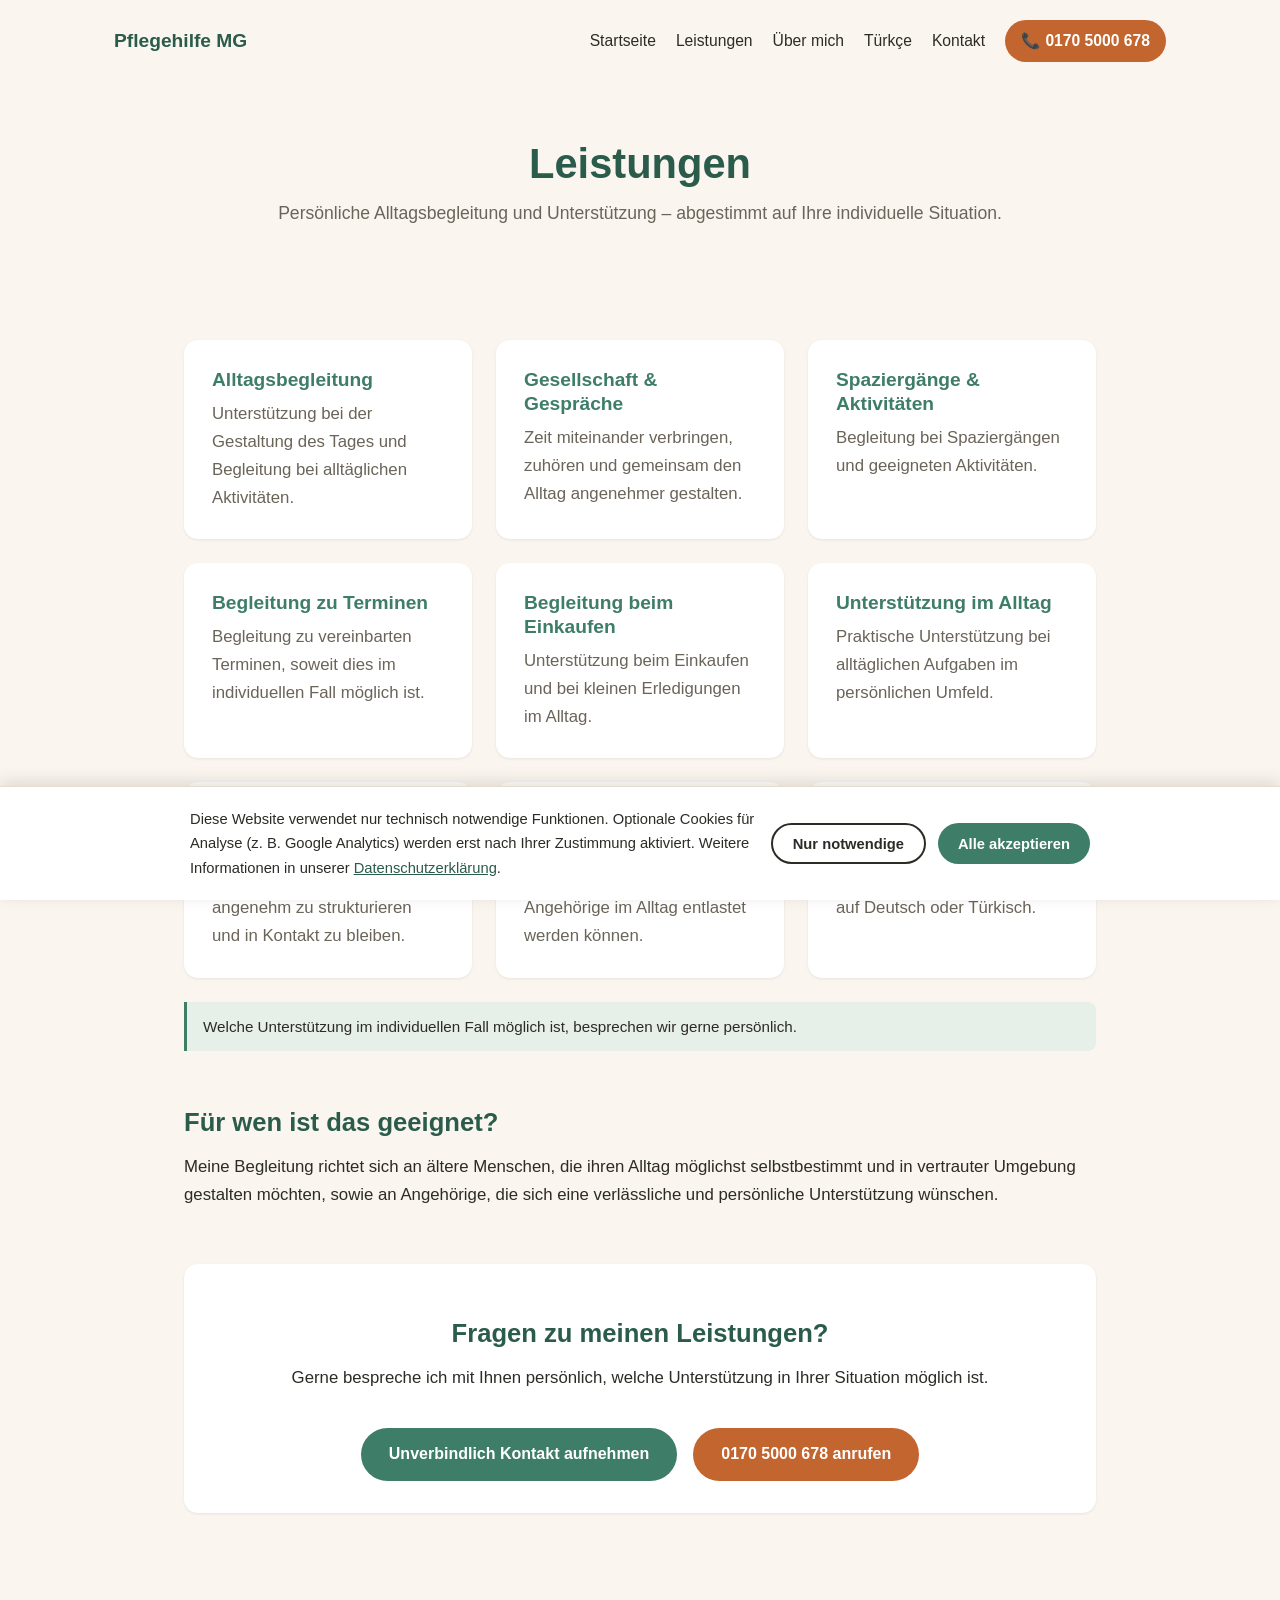
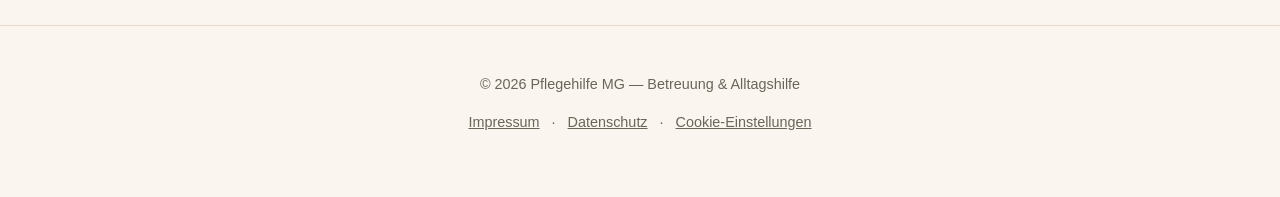
<file: leistungen/index.html>
<!DOCTYPE html>
<html lang="de">
<head>
  <meta charset="UTF-8">
  <meta name="viewport" content="width=device-width, initial-scale=1.0">
  <title>Leistungen | Alltagsbegleitung in Rellingen, Pinneberg & Hamburg – Pflegehilfe MG</title>
  <meta name="description" content="Alltagsbegleitung, Gesellschaft, Spaziergänge, Begleitung zu Terminen und Entlastung für Angehörige – persönliche Betreuung von Pflegehilfe MG in Rellingen, Pinneberg, Hamburg-Eidelstedt und Umgebung.">
  <link rel="canonical" href="https://pflegehilfe-mg.de/leistungen/">
  <link rel="stylesheet" href="/assets/styles.css?v=2">
</head>
<body>
  <nav class="site-nav">
    <a class="brand" href="/">Pflegehilfe MG</a>
    <ul>
      <li><a href="/">Startseite</a></li>
      <li><a href="/leistungen/">Leistungen</a></li>
      <li><a href="/ueber-mich/">Über mich</a></li>
      <li><a href="/tuerkische-betreuung/">Türkçe</a></li>
      <li><a href="/kontakt/">Kontakt</a></li>
      <li><a class="nav-call" href="tel:+491705000678" data-gtm-event="phone_click">📞 0170 5000 678</a></li>
    </ul>
  </nav>

  <header class="simple">
    <h1>Leistungen</h1>
    <p>Persönliche Alltagsbegleitung und Unterstützung &ndash; abgestimmt auf Ihre individuelle Situation.</p>
  </header>

  <main>
    <section class="section">
      <div class="grid">
        <div class="card">
          <h3>Alltagsbegleitung</h3>
          <p>Unterstützung bei der Gestaltung des Tages und Begleitung bei alltäglichen Aktivitäten.</p>
        </div>
        <div class="card">
          <h3>Gesellschaft &amp; Gespräche</h3>
          <p>Zeit miteinander verbringen, zuhören und gemeinsam den Alltag angenehmer gestalten.</p>
        </div>
        <div class="card">
          <h3>Spaziergänge &amp; Aktivitäten</h3>
          <p>Begleitung bei Spaziergängen und geeigneten Aktivitäten.</p>
        </div>
        <div class="card">
          <h3>Begleitung zu Terminen</h3>
          <p>Begleitung zu vereinbarten Terminen, soweit dies im individuellen Fall möglich ist.</p>
        </div>
        <div class="card">
          <h3>Begleitung beim Einkaufen</h3>
          <p>Unterstützung beim Einkaufen und bei kleinen Erledigungen im Alltag.</p>
        </div>
        <div class="card">
          <h3>Unterstützung im Alltag</h3>
          <p>Praktische Unterstützung bei alltäglichen Aufgaben im persönlichen Umfeld.</p>
        </div>
        <div class="card">
          <h3>Soziale Betreuung &amp; Tagesstruktur</h3>
          <p>Unterstützung dabei, den Tag angenehm zu strukturieren und in Kontakt zu bleiben.</p>
        </div>
        <div class="card">
          <h3>Entlastung für Angehörige</h3>
          <p>Unterstützung, damit Angehörige im Alltag entlastet werden können.</p>
        </div>
        <div class="card">
          <h3>Türkischsprachige Betreuung</h3>
          <p>Betreuung und Kommunikation auf Deutsch oder Türkisch.</p>
        </div>
      </div>

      <p class="disclaimer">Welche Unterstützung im individuellen Fall möglich ist, besprechen wir gerne persönlich.</p>
    </section>

    <section class="section">
      <h2>Für wen ist das geeignet?</h2>
      <p>Meine Begleitung richtet sich an ältere Menschen, die ihren Alltag möglichst selbstbestimmt und in vertrauter Umgebung gestalten möchten, sowie an Angehörige, die sich eine verlässliche und persönliche Unterstützung wünschen.</p>
    </section>

    <section class="section">
      <div class="contact-box">
        <h2>Fragen zu meinen Leistungen?</h2>
        <p>Gerne bespreche ich mit Ihnen persönlich, welche Unterstützung in Ihrer Situation möglich ist.</p>
        <div class="cta-row" style="justify-content:center;">
          <a class="btn btn-primary" href="/kontakt/">Unverbindlich Kontakt aufnehmen</a>
          <a class="btn btn-call" href="tel:+491705000678" data-gtm-event="phone_click">0170 5000 678 anrufen</a>
        </div>
      </div>
    </section>
  </main>

  <footer class="site-footer">
    <p>&copy; 2026 Pflegehilfe MG &mdash; Betreuung &amp; Alltagshilfe</p>
    <p><a href="/impressum/">Impressum</a> &middot; <a href="/datenschutz/">Datenschutz</a> &middot; <button type="button" class="link-button" id="cookie-settings-link">Cookie-Einstellungen</button></p>
  </footer>

  <a class="sticky-call" href="tel:+491705000678" data-gtm-event="phone_click">📞 Jetzt anrufen</a>

  <div id="cookie-banner" class="cookie-banner" hidden>
    <div class="cookie-banner-inner">
      <p>Diese Website verwendet nur technisch notwendige Funktionen. Optionale Cookies für Analyse (z. B. Google Analytics) werden erst nach Ihrer Zustimmung aktiviert. Weitere Informationen in unserer <a href="/datenschutz/">Datenschutzerklärung</a>.</p>
      <div class="cookie-banner-actions">
        <button type="button" class="btn btn-outline" data-consent="reject">Nur notwendige</button>
        <button type="button" class="btn btn-primary" data-consent="accept">Alle akzeptieren</button>
      </div>
    </div>
  </div>
  <script src="/assets/consent.js?v=2" defer></script>
</body>
</html>
</file>
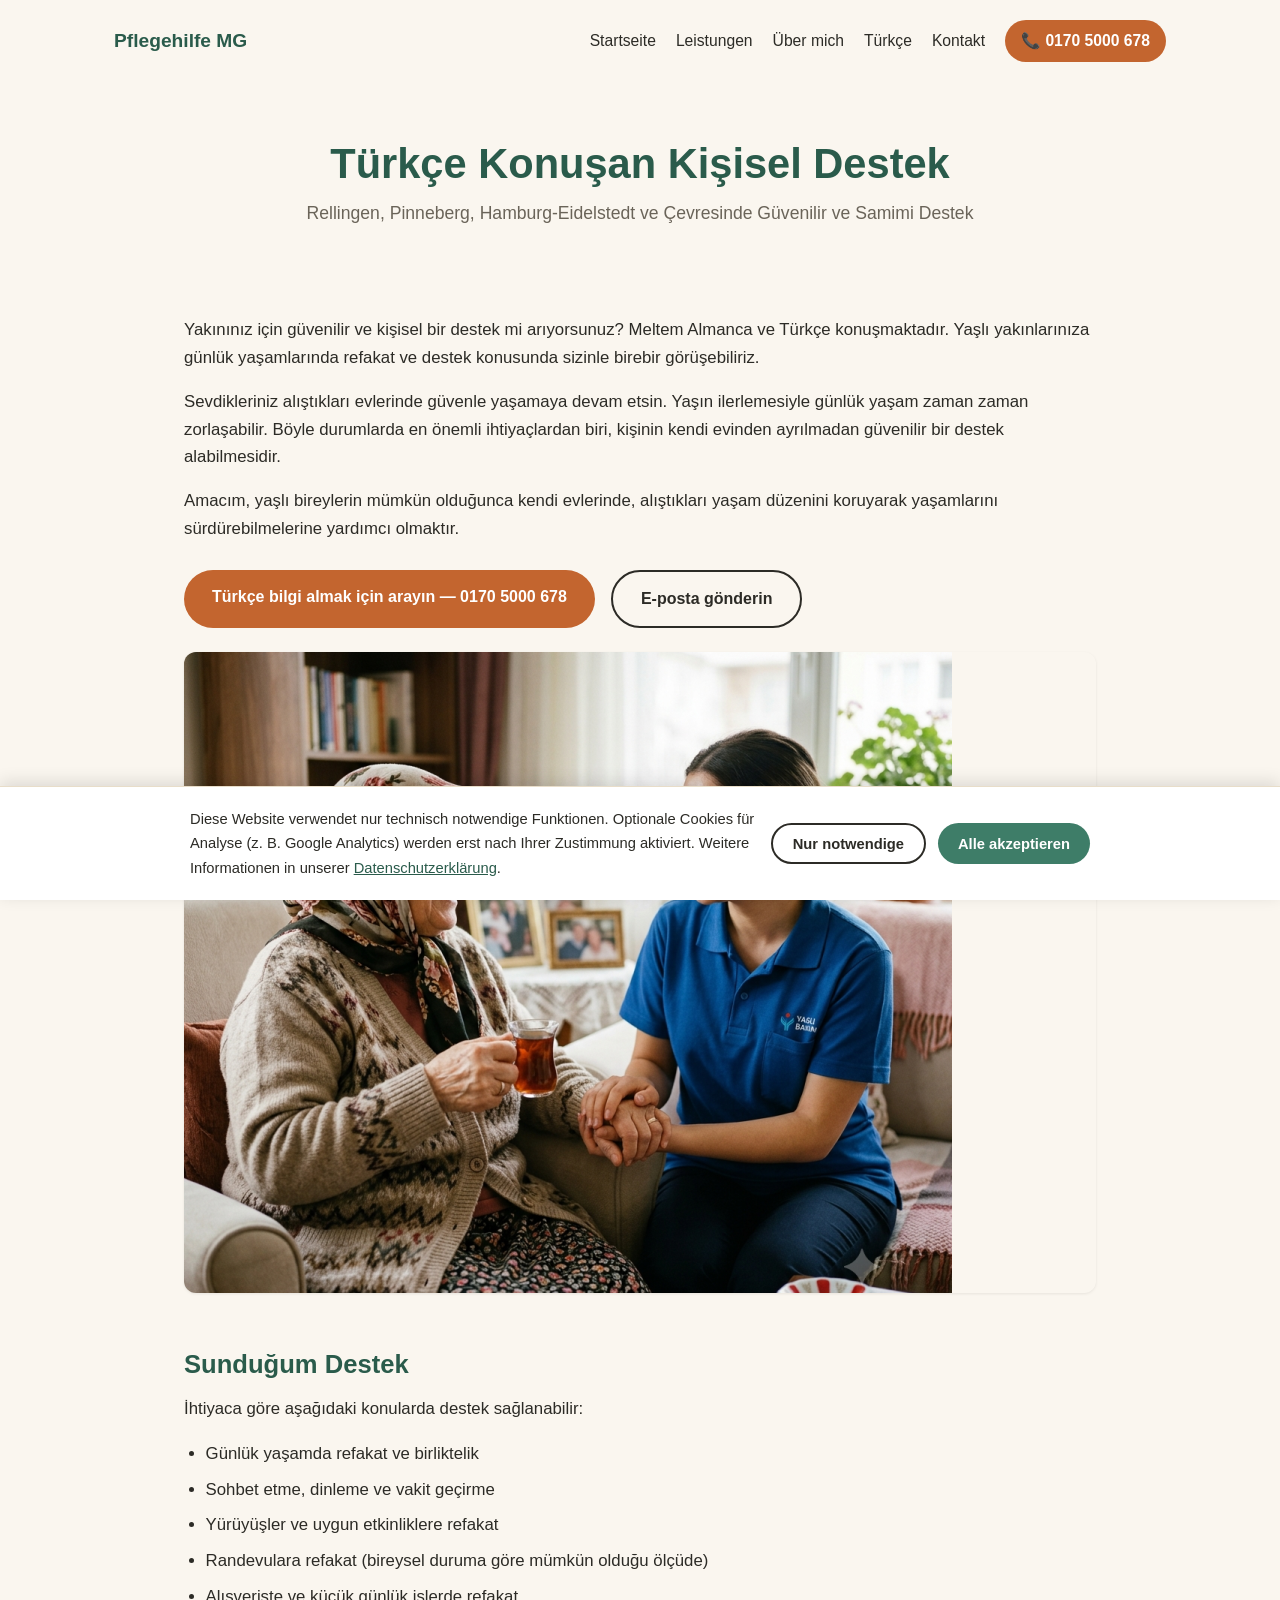
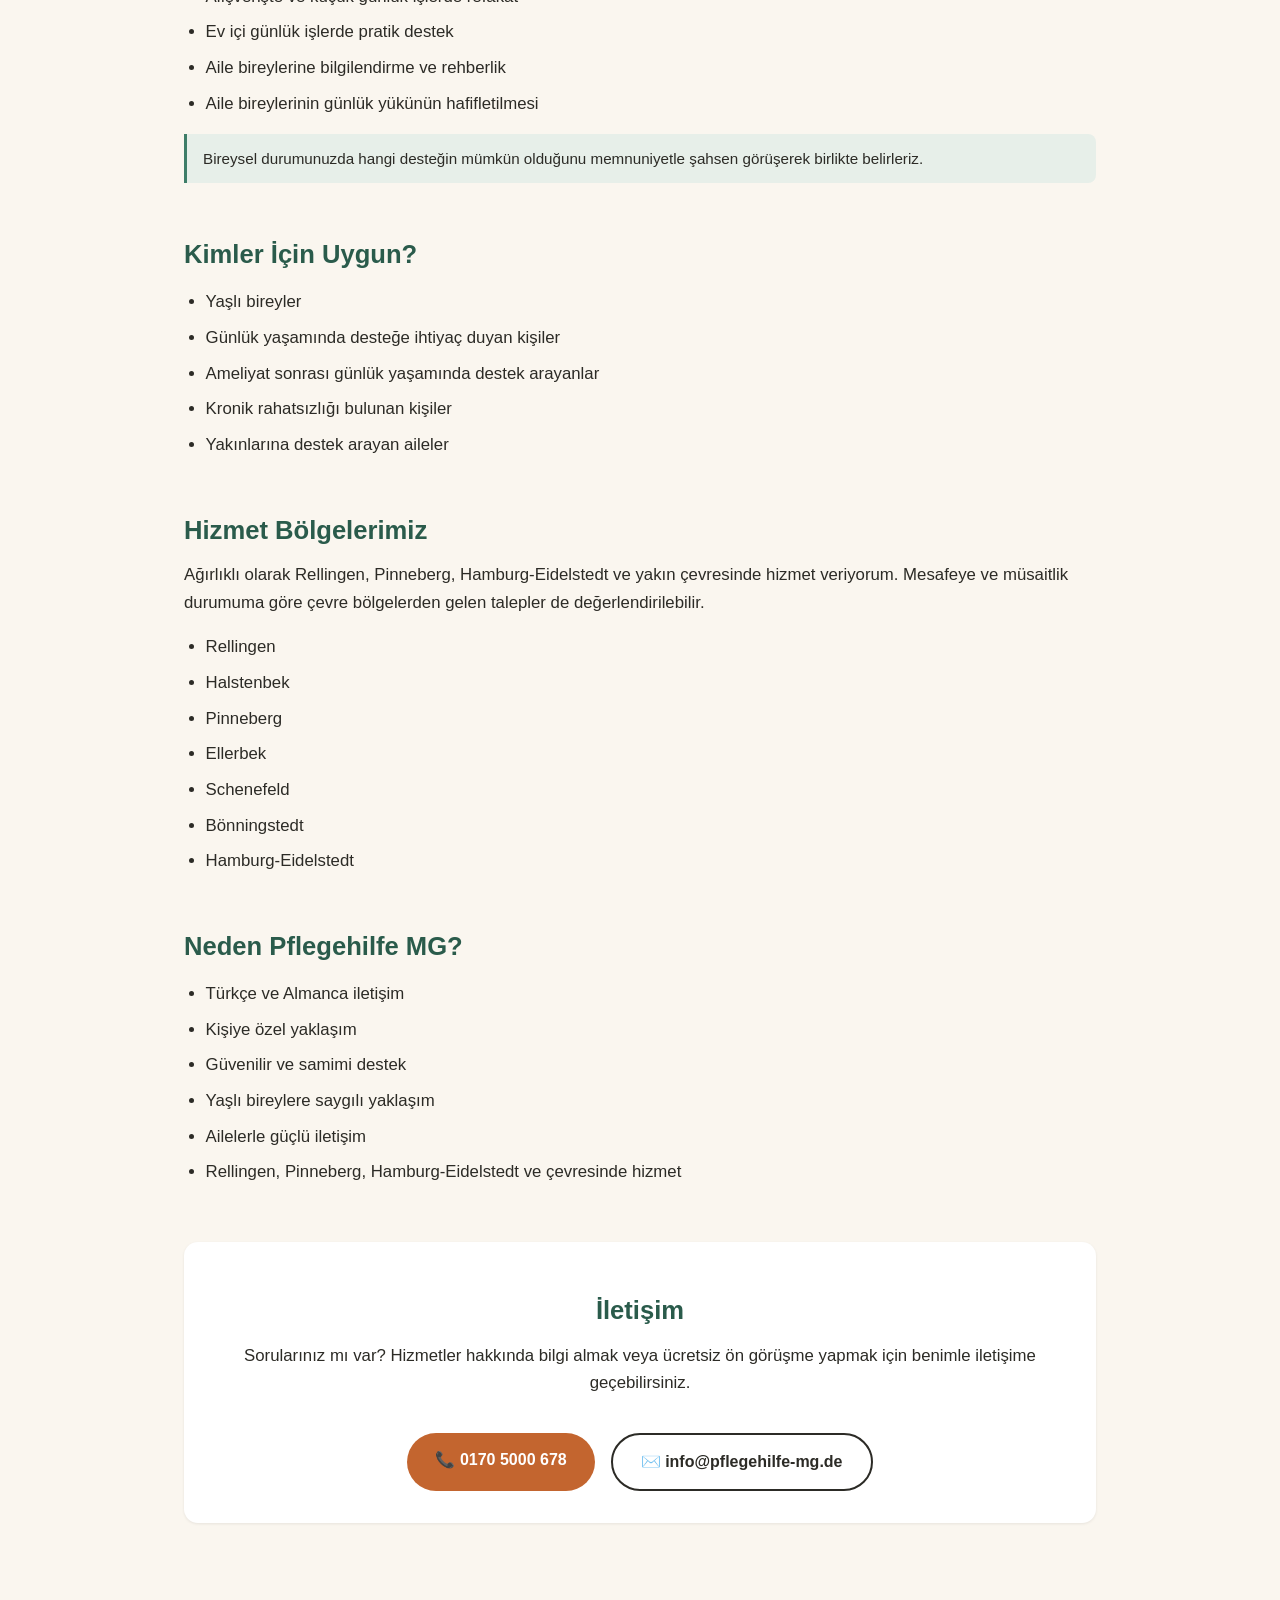
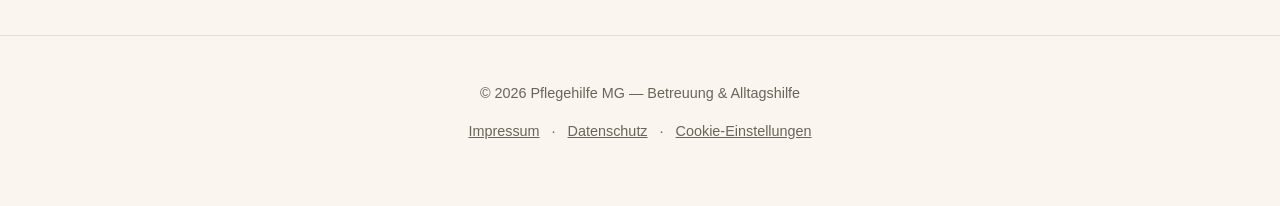
<file: tuerkische-betreuung/index.html>
<!DOCTYPE html>
<html lang="tr">
<head>
  <meta charset="UTF-8">
  <meta name="viewport" content="width=device-width, initial-scale=1.0">
  <title>Türkçe Konuşan Kişisel Destek | Rellingen, Pinneberg, Hamburg-Eidelstedt – Pflegehilfe MG</title>
  <meta name="description" content="Rellingen, Pinneberg, Hamburg-Eidelstedt ve çevresinde yaşayan yaşlı bireyler ve aileleri için Türkçe ve Almanca günlük yaşam desteği. Meltem ile şahsen görüşün.">
  <link rel="canonical" href="https://pflegehilfe-mg.de/tuerkische-betreuung/">
  <link rel="stylesheet" href="/assets/styles.css?v=2">
</head>
<body>
  <nav class="site-nav">
    <a class="brand" href="/">Pflegehilfe MG</a>
    <ul>
      <li><a href="/">Startseite</a></li>
      <li><a href="/leistungen/">Leistungen</a></li>
      <li><a href="/ueber-mich/">Über mich</a></li>
      <li><a href="/tuerkische-betreuung/">Türkçe</a></li>
      <li><a href="/kontakt/">Kontakt</a></li>
      <li><a class="nav-call" href="tel:+491705000678" data-gtm-event="phone_click">📞 0170 5000 678</a></li>
    </ul>
  </nav>

  <header class="simple">
    <h1>Türkçe Konuşan Kişisel Destek</h1>
    <p>Rellingen, Pinneberg, Hamburg-Eidelstedt ve Çevresinde Güvenilir ve Samimi Destek</p>
  </header>

  <main>
    <section class="section">
      <p>Yakınınız için güvenilir ve kişisel bir destek mi arıyorsunuz? Meltem Almanca ve Türkçe konuşmaktadır. Yaşlı yakınlarınıza günlük yaşamlarında refakat ve destek konusunda sizinle birebir görüşebiliriz.</p>
      <p>Sevdikleriniz alıştıkları evlerinde güvenle yaşamaya devam etsin. Yaşın ilerlemesiyle günlük yaşam zaman zaman zorlaşabilir. Böyle durumlarda en önemli ihtiyaçlardan biri, kişinin kendi evinden ayrılmadan güvenilir bir destek alabilmesidir.</p>
      <p>Amacım, yaşlı bireylerin mümkün olduğunca kendi evlerinde, alıştıkları yaşam düzenini koruyarak yaşamlarını sürdürebilmelerine yardımcı olmaktır.</p>
      <div class="cta-row">
        <a class="btn btn-call" href="tel:+491705000678" data-gtm-event="phone_click">Türkçe bilgi almak için arayın &mdash; 0170 5000 678</a>
        <a class="btn btn-outline" href="mailto:info@pflegehilfe-mg.de" data-gtm-event="email_click">E-posta gönderin</a>
      </div>
      <div class="photo"><img src="/assets/img/turkce-photo-1.png" alt="Yaşlı bireye evde refakat"></div>
    </section>

    <section class="section">
      <h2 id="hizmetlerimiz">Sunduğum Destek</h2>
      <p>İhtiyaca göre aşağıdaki konularda destek sağlanabilir:</p>
      <ul>
        <li>Günlük yaşamda refakat ve birliktelik</li>
        <li>Sohbet etme, dinleme ve vakit geçirme</li>
        <li>Yürüyüşler ve uygun etkinliklere refakat</li>
        <li>Randevulara refakat (bireysel duruma göre mümkün olduğu ölçüde)</li>
        <li>Alışverişte ve küçük günlük işlerde refakat</li>
        <li>Ev içi günlük işlerde pratik destek</li>
        <li>Aile bireylerine bilgilendirme ve rehberlik</li>
        <li>Aile bireylerinin günlük yükünün hafifletilmesi</li>
      </ul>
      <p class="disclaimer">Bireysel durumunuzda hangi desteğin mümkün olduğunu memnuniyetle şahsen görüşerek birlikte belirleriz.</p>
    </section>

    <section class="section">
      <h2>Kimler İçin Uygun?</h2>
      <ul>
        <li>Yaşlı bireyler</li>
        <li>Günlük yaşamında desteğe ihtiyaç duyan kişiler</li>
        <li>Ameliyat sonrası günlük yaşamında destek arayanlar</li>
        <li>Kronik rahatsızlığı bulunan kişiler</li>
        <li>Yakınlarına destek arayan aileler</li>
      </ul>
    </section>

    <section class="section">
      <h2 id="bolgelerimiz">Hizmet Bölgelerimiz</h2>
      <p>Ağırlıklı olarak Rellingen, Pinneberg, Hamburg-Eidelstedt ve yakın çevresinde hizmet veriyorum. Mesafeye ve müsaitlik durumuma göre çevre bölgelerden gelen talepler de değerlendirilebilir.</p>
      <ul>
        <li>Rellingen</li>
        <li>Halstenbek</li>
        <li>Pinneberg</li>
        <li>Ellerbek</li>
        <li>Schenefeld</li>
        <li>Bönningstedt</li>
        <li>Hamburg-Eidelstedt</li>
      </ul>
    </section>

    <section class="section">
      <h2>Neden Pflegehilfe MG?</h2>
      <ul>
        <li>Türkçe ve Almanca iletişim</li>
        <li>Kişiye özel yaklaşım</li>
        <li>Güvenilir ve samimi destek</li>
        <li>Yaşlı bireylere saygılı yaklaşım</li>
        <li>Ailelerle güçlü iletişim</li>
        <li>Rellingen, Pinneberg, Hamburg-Eidelstedt ve çevresinde hizmet</li>
      </ul>
    </section>

    <section class="section">
      <div class="contact-box">
        <h2 id="iletisim">İletişim</h2>
        <p>Sorularınız mı var? Hizmetler hakkında bilgi almak veya ücretsiz ön görüşme yapmak için benimle iletişime geçebilirsiniz.</p>
        <div class="cta-row" style="justify-content:center;">
          <a class="btn btn-call" href="tel:+491705000678" data-gtm-event="phone_click">📞 0170 5000 678</a>
          <a class="btn btn-outline" href="mailto:info@pflegehilfe-mg.de" data-gtm-event="email_click">✉️ info@pflegehilfe-mg.de</a>
        </div>
      </div>
    </section>
  </main>

  <footer class="site-footer">
    <p>&copy; 2026 Pflegehilfe MG &mdash; Betreuung &amp; Alltagshilfe</p>
    <p><a href="/impressum/">Impressum</a> &middot; <a href="/datenschutz/">Datenschutz</a> &middot; <button type="button" class="link-button" id="cookie-settings-link">Cookie-Einstellungen</button></p>
  </footer>

  <a class="sticky-call" href="tel:+491705000678" data-gtm-event="phone_click">📞 Jetzt anrufen</a>

  <div id="cookie-banner" class="cookie-banner" hidden>
    <div class="cookie-banner-inner">
      <p>Diese Website verwendet nur technisch notwendige Funktionen. Optionale Cookies für Analyse (z. B. Google Analytics) werden erst nach Ihrer Zustimmung aktiviert. Weitere Informationen in unserer <a href="/datenschutz/">Datenschutzerklärung</a>.</p>
      <div class="cookie-banner-actions">
        <button type="button" class="btn btn-outline" data-consent="reject">Nur notwendige</button>
        <button type="button" class="btn btn-primary" data-consent="accept">Alle akzeptieren</button>
      </div>
    </div>
  </div>
  <script src="/assets/consent.js?v=2" defer></script>
</body>
</html>
</file>
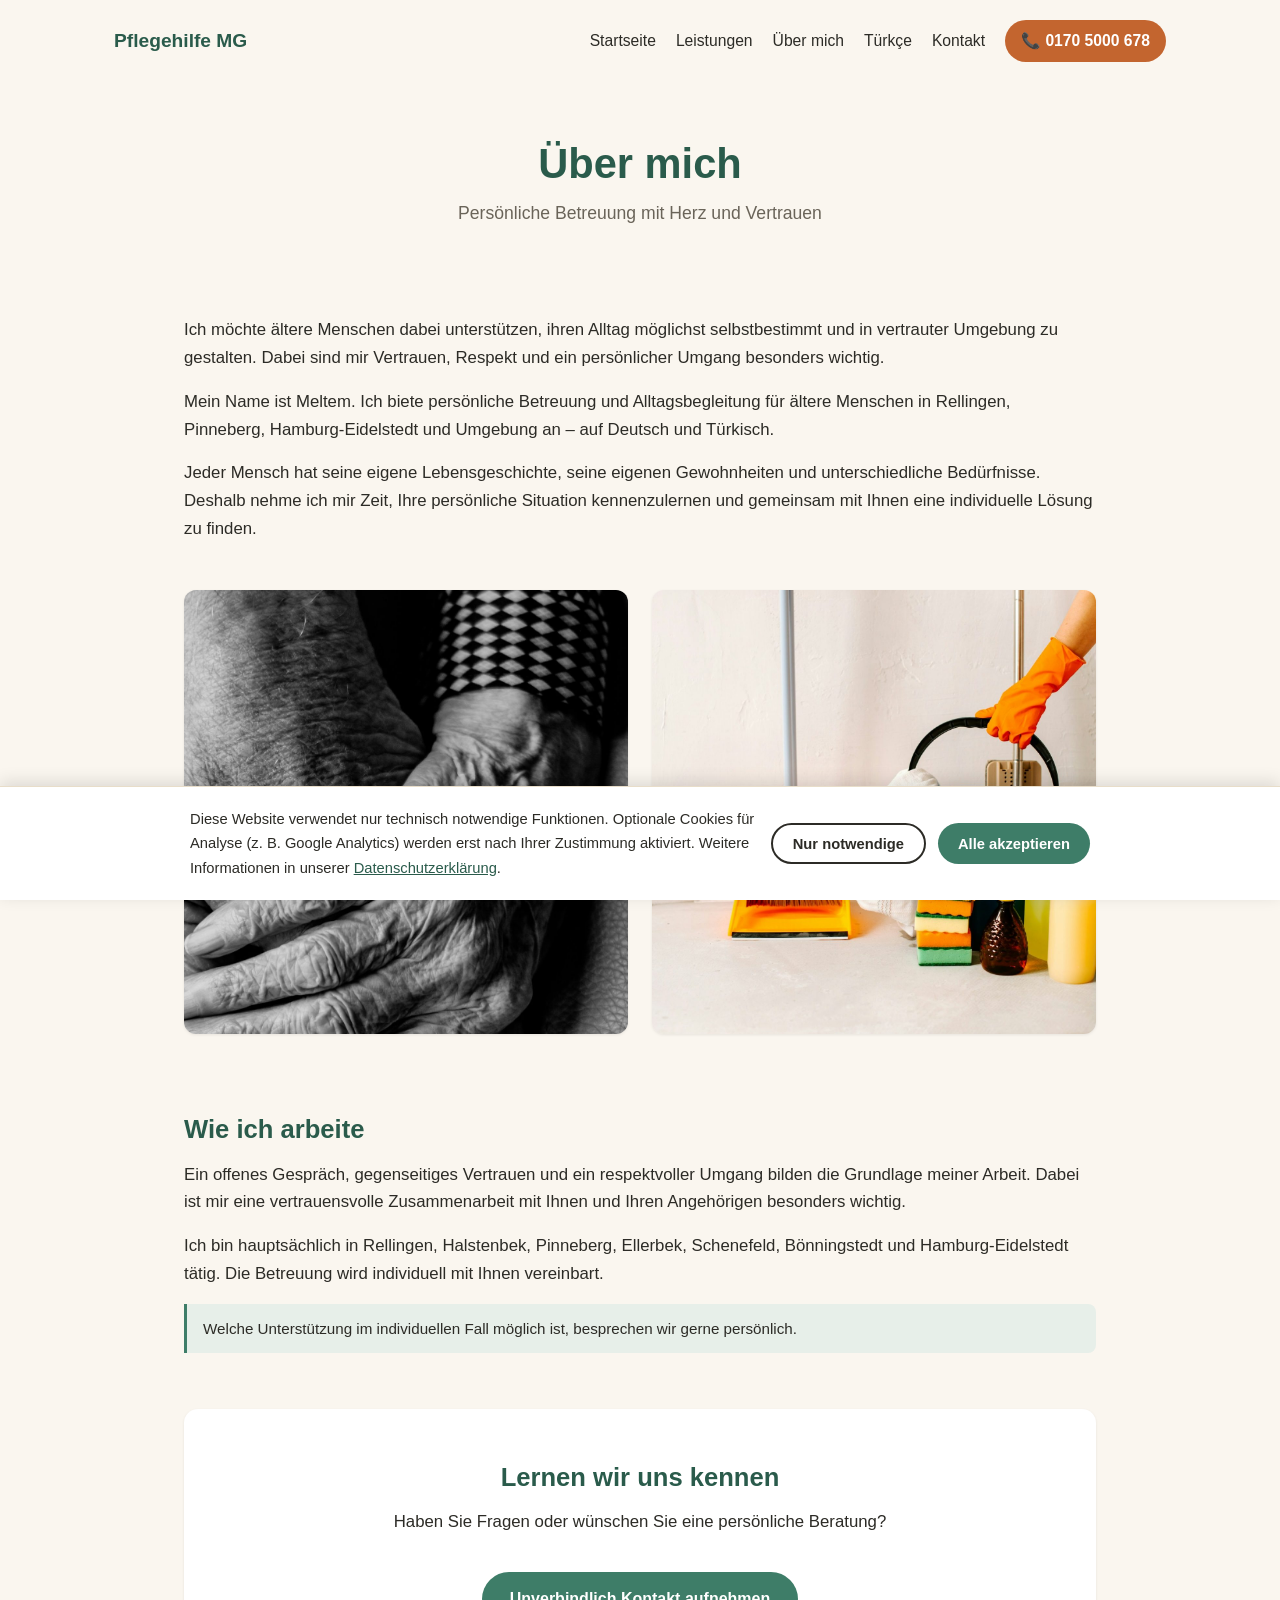
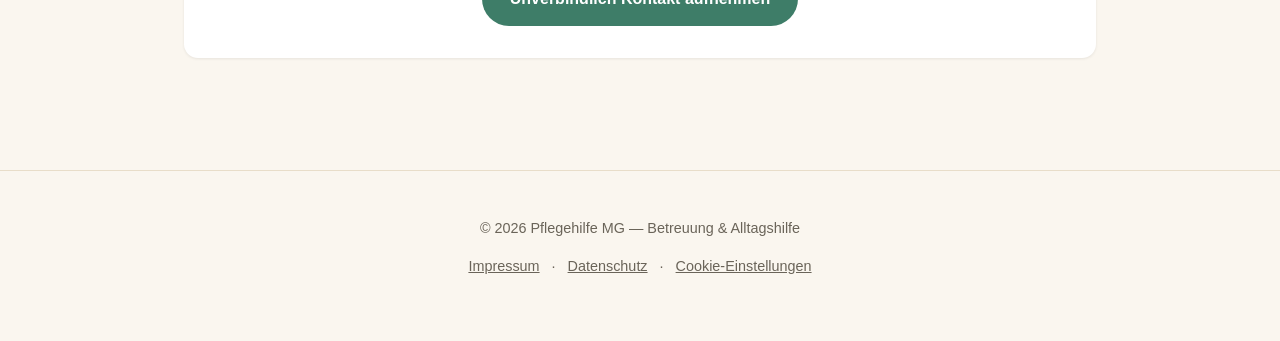
<file: ueber-mich/index.html>
<!DOCTYPE html>
<html lang="de">
<head>
  <meta charset="UTF-8">
  <meta name="viewport" content="width=device-width, initial-scale=1.0">
  <title>Über mich | Pflegehilfe MG – Betreuung & Alltagshilfe</title>
  <meta name="description" content="Lernen Sie Meltem kennen: persönliche Betreuung mit Herz und Vertrauen für ältere Menschen in Rellingen, Pinneberg, Hamburg-Eidelstedt und Umgebung, auf Deutsch und Türkisch.">
  <link rel="canonical" href="https://pflegehilfe-mg.de/ueber-mich/">
  <link rel="stylesheet" href="/assets/styles.css?v=2">
</head>
<body>
  <nav class="site-nav">
    <a class="brand" href="/">Pflegehilfe MG</a>
    <ul>
      <li><a href="/">Startseite</a></li>
      <li><a href="/leistungen/">Leistungen</a></li>
      <li><a href="/ueber-mich/">Über mich</a></li>
      <li><a href="/tuerkische-betreuung/">Türkçe</a></li>
      <li><a href="/kontakt/">Kontakt</a></li>
      <li><a class="nav-call" href="tel:+491705000678" data-gtm-event="phone_click">📞 0170 5000 678</a></li>
    </ul>
  </nav>

  <header class="simple">
    <h1>Über mich</h1>
    <p>Persönliche Betreuung mit Herz und Vertrauen</p>
  </header>

  <main>
    <section class="section">
      <p>Ich möchte ältere Menschen dabei unterstützen, ihren Alltag möglichst selbstbestimmt und in vertrauter Umgebung zu gestalten. Dabei sind mir Vertrauen, Respekt und ein persönlicher Umgang besonders wichtig.</p>
      <p>Mein Name ist Meltem. Ich biete persönliche Betreuung und Alltagsbegleitung für ältere Menschen in Rellingen, Pinneberg, Hamburg-Eidelstedt und Umgebung an &ndash; auf Deutsch und Türkisch.</p>
      <p>Jeder Mensch hat seine eigene Lebensgeschichte, seine eigenen Gewohnheiten und unterschiedliche Bedürfnisse. Deshalb nehme ich mir Zeit, Ihre persönliche Situation kennenzulernen und gemeinsam mit Ihnen eine individuelle Lösung zu finden.</p>
      <div class="grid">
        <div class="photo"><img src="/assets/img/ueber-uns-photo-2.jpg" alt="Meltem im Gespräch"></div>
        <div class="photo"><img src="/assets/img/ueber-uns-photo-1.jpg" alt="Persönliche Begleitung im Alltag"></div>
      </div>
    </section>

    <section class="section">
      <h2>Wie ich arbeite</h2>
      <p>Ein offenes Gespräch, gegenseitiges Vertrauen und ein respektvoller Umgang bilden die Grundlage meiner Arbeit. Dabei ist mir eine vertrauensvolle Zusammenarbeit mit Ihnen und Ihren Angehörigen besonders wichtig.</p>
      <p>Ich bin hauptsächlich in Rellingen, Halstenbek, Pinneberg, Ellerbek, Schenefeld, Bönningstedt und Hamburg-Eidelstedt tätig. Die Betreuung wird individuell mit Ihnen vereinbart.</p>
      <p class="disclaimer">Welche Unterstützung im individuellen Fall möglich ist, besprechen wir gerne persönlich.</p>
    </section>

    <section class="section">
      <div class="contact-box">
        <h2>Lernen wir uns kennen</h2>
        <p>Haben Sie Fragen oder wünschen Sie eine persönliche Beratung?</p>
        <div class="cta-row" style="justify-content:center;">
          <a class="btn btn-primary" href="/kontakt/">Unverbindlich Kontakt aufnehmen</a>
        </div>
      </div>
    </section>
  </main>

  <footer class="site-footer">
    <p>&copy; 2026 Pflegehilfe MG &mdash; Betreuung &amp; Alltagshilfe</p>
    <p><a href="/impressum/">Impressum</a> &middot; <a href="/datenschutz/">Datenschutz</a> &middot; <button type="button" class="link-button" id="cookie-settings-link">Cookie-Einstellungen</button></p>
  </footer>

  <a class="sticky-call" href="tel:+491705000678" data-gtm-event="phone_click">📞 Jetzt anrufen</a>

  <div id="cookie-banner" class="cookie-banner" hidden>
    <div class="cookie-banner-inner">
      <p>Diese Website verwendet nur technisch notwendige Funktionen. Optionale Cookies für Analyse (z. B. Google Analytics) werden erst nach Ihrer Zustimmung aktiviert. Weitere Informationen in unserer <a href="/datenschutz/">Datenschutzerklärung</a>.</p>
      <div class="cookie-banner-actions">
        <button type="button" class="btn btn-outline" data-consent="reject">Nur notwendige</button>
        <button type="button" class="btn btn-primary" data-consent="accept">Alle akzeptieren</button>
      </div>
    </div>
  </div>
  <script src="/assets/consent.js?v=2" defer></script>
</body>
</html>
</file>
<file: assets/styles.css>
:root {
  color-scheme: light dark;
  /* warm, calm, healthcare-adjacent but not clinical */
  --bg: #faf6ef;
  --fg: #2c2b26;
  --accent: #3e7d68;       /* soft green / muted teal */
  --accent-dark: #2a5b4b;
  --accent-soft: #e7efe9;  /* pale accent tint for backgrounds */
  --beige: #f1e6d6;        /* warm beige for alternating sections */
  --card-bg: #ffffff;
  --muted: #6a6459;
  --border: #e8ddc9;
  --phone: #c3652f;        /* warm terracotta for call CTAs, distinct from accent */
  --phone-dark: #a04f22;
}
@media (prefers-color-scheme: dark) {
  :root {
    --bg: #1c1f1b;
    --fg: #f1efe8;
    --accent: #5fbf9c;
    --accent-dark: #8fd9bd;
    --accent-soft: #223129;
    --beige: #2a251d;
    --card-bg: #262a24;
    --muted: #b7b2a5;
    --border: #37392f;
    --phone: #e08a52;
    --phone-dark: #f0a877;
  }
}

* { box-sizing: border-box; }
html { scroll-behavior: smooth; }
body {
  margin: 0;
  font-family: -apple-system, BlinkMacSystemFont, "Segoe UI", Helvetica, Arial, sans-serif;
  background: var(--bg);
  color: var(--fg);
  line-height: 1.65;
  font-size: 1.05rem; /* generous base size, elderly-friendly */
}
a { color: var(--accent-dark); }
img { max-width: 100%; display: block; }
h1, h2, h3 { line-height: 1.25; }

/* --- Nav --- */
.site-nav {
  display: flex;
  align-items: center;
  justify-content: space-between;
  flex-wrap: wrap;
  gap: 1rem;
  padding: 1.25rem 1.5rem;
  max-width: 1100px;
  margin: 0 auto;
}
.site-nav .brand {
  font-weight: 700;
  font-size: 1.2rem;
  color: var(--accent-dark);
  text-decoration: none;
}
.site-nav ul {
  list-style: none;
  display: flex;
  flex-wrap: wrap;
  align-items: center;
  gap: 1.25rem;
  margin: 0;
  padding: 0;
}
.site-nav a { text-decoration: none; color: var(--fg); font-size: 0.98rem; }
.site-nav a:hover { color: var(--accent); }
.site-nav .nav-call {
  display: inline-flex;
  align-items: center;
  gap: 0.4rem;
  background: var(--phone);
  color: #fff !important;
  padding: 0.5rem 1rem;
  border-radius: 999px;
  font-weight: 600;
}
.site-nav .nav-call:hover { background: var(--phone-dark); }

/* --- Buttons --- */
.btn {
  display: inline-block;
  padding: 0.85rem 1.75rem;
  border-radius: 999px;
  font-weight: 600;
  text-decoration: none;
  border: none;
  cursor: pointer;
  font-size: 1rem;
  font-family: inherit;
}
.btn-primary { background: var(--accent); color: #fff; }
.btn-primary:hover { background: var(--accent-dark); }
.btn-call { background: var(--phone); color: #fff; }
.btn-call:hover { background: var(--phone-dark); }
.btn-outline {
  background: transparent;
  color: inherit;
  border: 2px solid currentColor;
}
.cta-row {
  display: flex;
  flex-wrap: wrap;
  gap: 1rem;
  margin-top: 1.75rem;
}

/* --- Hero --- */
.hero {
  position: relative;
  padding: 5rem 1.5rem 4.5rem;
  text-align: center;
  color: #fff;
  background-size: cover;
  background-position: center;
  background-color: var(--accent-dark);
}
.hero::before {
  content: "";
  position: absolute;
  inset: 0;
  background: rgba(20, 30, 24, 0.6);
}
.hero-inner { position: relative; max-width: 760px; margin: 0 auto; }
.hero h1 { margin: 0 0 0.9rem; font-size: clamp(2rem, 5vw, 3.1rem); }
.hero p.lead { margin: 0; font-size: 1.2rem; opacity: 0.96; }
.hero .cta-row { justify-content: center; }
.hero .tr-line {
  margin-top: 1.5rem;
  font-size: 1rem;
  opacity: 0.9;
}

/* --- Plain page header (non-hero pages) --- */
header.simple {
  padding: 3.5rem 1.5rem 2rem;
  text-align: center;
}
header.simple h1 {
  margin: 0 0 0.6rem;
  font-size: clamp(1.85rem, 4vw, 2.6rem);
  color: var(--accent-dark);
}
header.simple p { margin: 0; color: var(--muted); font-size: 1.1rem; }

/* --- Layout --- */
main { max-width: 960px; margin: 0 auto; padding: 3.5rem 1.5rem; }
.section { margin-bottom: 3.5rem; }
.section.tight { margin-bottom: 2rem; }
.section h2 {
  font-size: 1.6rem;
  color: var(--accent-dark);
  margin-bottom: 0.9rem;
}
.section h3 { font-size: 1.2rem; color: var(--accent); margin-bottom: 0.5rem; }
.section p { color: var(--fg); margin: 0 0 1rem; }
.section ul { color: var(--fg); padding-left: 1.35rem; }
.section li { margin-bottom: 0.5rem; }
.section-intro { max-width: 680px; }

/* full-bleed alternating band, e.g. Turkish / family sections.
   Breaks out of the max-width <main> it's nested in without needing
   a second <main> element (a document must only have one). */
.band {
  position: relative;
  left: 50%;
  right: 50%;
  margin-left: -50vw;
  margin-right: -50vw;
  width: 100vw;
  padding: 3.5rem 1.5rem;
}
.band-beige { background: var(--beige); }
.band-accent { background: var(--accent-soft); }
.band-inner { max-width: 900px; margin: 0 auto; }
.band h2 { color: var(--accent-dark); font-size: 1.6rem; margin-bottom: 1rem; }
.band p { margin: 0 0 1rem; }

.photo {
  border-radius: 12px;
  overflow: hidden;
  margin: 1.5rem 0;
  box-shadow: 0 1px 3px rgba(0,0,0,0.08);
}

.grid {
  display: grid;
  gap: 1.5rem;
  grid-template-columns: repeat(auto-fit, minmax(230px, 1fr));
  margin: 1.5rem 0;
}
.card {
  background: var(--card-bg);
  border-radius: 14px;
  padding: 1.75rem;
  box-shadow: 0 1px 3px rgba(0,0,0,0.08);
}
.card h3 { margin-top: 0; }
.card p { color: var(--muted); margin-bottom: 0; }
.card.why h3::before {
  content: "";
  display: block;
  width: 2.25rem;
  height: 0.28rem;
  background: var(--accent);
  border-radius: 999px;
  margin-bottom: 0.75rem;
}

.disclaimer {
  font-size: 0.95rem;
  color: var(--muted);
  border-left: 3px solid var(--accent);
  padding: 0.75rem 1rem;
  background: var(--accent-soft);
  border-radius: 0 8px 8px 0;
  margin-top: 1.5rem;
}

.contact-box {
  background: var(--card-bg);
  border-radius: 14px;
  padding: 2rem;
  box-shadow: 0 1px 3px rgba(0,0,0,0.08);
  text-align: center;
}
.contact-box a { display: inline-block; margin-top: 0.5rem; font-weight: 600; }

/* --- Contact form --- */
.contact-form {
  display: grid;
  gap: 0.35rem;
  margin-top: 1.5rem;
  text-align: left;
}
.contact-form label {
  font-size: 0.92rem;
  font-weight: 600;
  color: var(--fg);
  margin-top: 0.75rem;
}
.contact-form input[type="text"],
.contact-form input[type="email"],
.contact-form input[type="tel"],
.contact-form textarea {
  font: inherit;
  padding: 0.7rem 0.8rem;
  border-radius: 8px;
  border: 1px solid var(--border);
  background: var(--bg);
  color: var(--fg);
}
.contact-form input:focus,
.contact-form textarea:focus {
  outline: 2px solid var(--accent);
  outline-offset: 1px;
}
.contact-form button {
  justify-self: start;
  margin-top: 1.25rem;
  padding: 0.85rem 1.9rem;
  border: none;
  border-radius: 999px;
  background: var(--accent);
  color: #fff;
  font: inherit;
  font-weight: 600;
  cursor: pointer;
}
.contact-form button:hover { background: var(--accent-dark); }
.contact-form button:disabled { opacity: 0.6; cursor: default; }
.contact-form .hp-field {
  position: absolute;
  left: -9999px;
  width: 1px;
  height: 1px;
  overflow: hidden;
}
.cf-status { margin-top: 0.75rem; font-size: 1rem; min-height: 1.2em; }
.cf-status.cf-success,
.cf-status.cf-error {
  font-size: 1.2rem;
  font-weight: 600;
  line-height: 1.5;
  padding: 1rem 1.25rem;
  border-radius: 10px;
  border-left: 5px solid;
}
.cf-status.cf-success { color: var(--accent-dark); background: var(--accent-soft); border-color: var(--accent); }
.cf-status.cf-error { color: #c0392b; background: #fdecea; border-color: #c0392b; }
.form-privacy-note {
  font-size: 0.85rem;
  color: var(--muted);
  margin-top: 1rem;
}

/* --- Sticky mobile call bar --- */
.sticky-call {
  display: none;
}
@media (max-width: 720px) {
  .sticky-call {
    display: flex;
    position: fixed;
    left: 0; right: 0; bottom: 0;
    z-index: 40;
    background: var(--phone);
    color: #fff;
    text-decoration: none;
    justify-content: center;
    align-items: center;
    gap: 0.5rem;
    padding: 0.95rem 1rem calc(0.95rem + env(safe-area-inset-bottom));
    font-weight: 700;
    font-size: 1.05rem;
    box-shadow: 0 -2px 8px rgba(0,0,0,0.15);
  }
  /* keep the sticky bar from covering the last bit of content */
  body { padding-bottom: 4.5rem; }
}

/* --- Footer --- */
footer.site-footer {
  border-top: 1px solid var(--border);
  text-align: center;
  padding: 2rem 1.5rem 3rem;
  color: var(--muted);
  font-size: 0.9rem;
}
footer.site-footer a { color: var(--muted); margin: 0 0.5rem; }
footer.site-footer a:hover { color: var(--accent); }
.link-button {
  background: none;
  border: none;
  padding: 0;
  margin: 0 0.5rem;
  font: inherit;
  font-size: 0.9rem;
  color: var(--muted);
  text-decoration: underline;
  cursor: pointer;
}
.link-button:hover { color: var(--accent); }

/* --- Cookie consent banner --- */
.cookie-banner {
  position: fixed;
  left: 0; right: 0; bottom: 0;
  z-index: 60;
  background: var(--card-bg);
  border-top: 1px solid var(--border);
  box-shadow: 0 -4px 16px rgba(0,0,0,0.12);
  padding: 1.25rem 1.5rem calc(1.25rem + env(safe-area-inset-bottom));
}
.cookie-banner[hidden] { display: none; }
.cookie-banner-inner {
  max-width: 900px;
  margin: 0 auto;
  display: flex;
  flex-wrap: wrap;
  align-items: center;
  gap: 1rem;
  justify-content: space-between;
}
.cookie-banner-inner p {
  margin: 0;
  flex: 1 1 320px;
  font-size: 0.92rem;
  color: var(--fg);
}
.cookie-banner-actions {
  display: flex;
  gap: 0.75rem;
  flex-wrap: wrap;
}
.cookie-banner-actions .btn { padding: 0.65rem 1.25rem; font-size: 0.92rem; }
</file>
